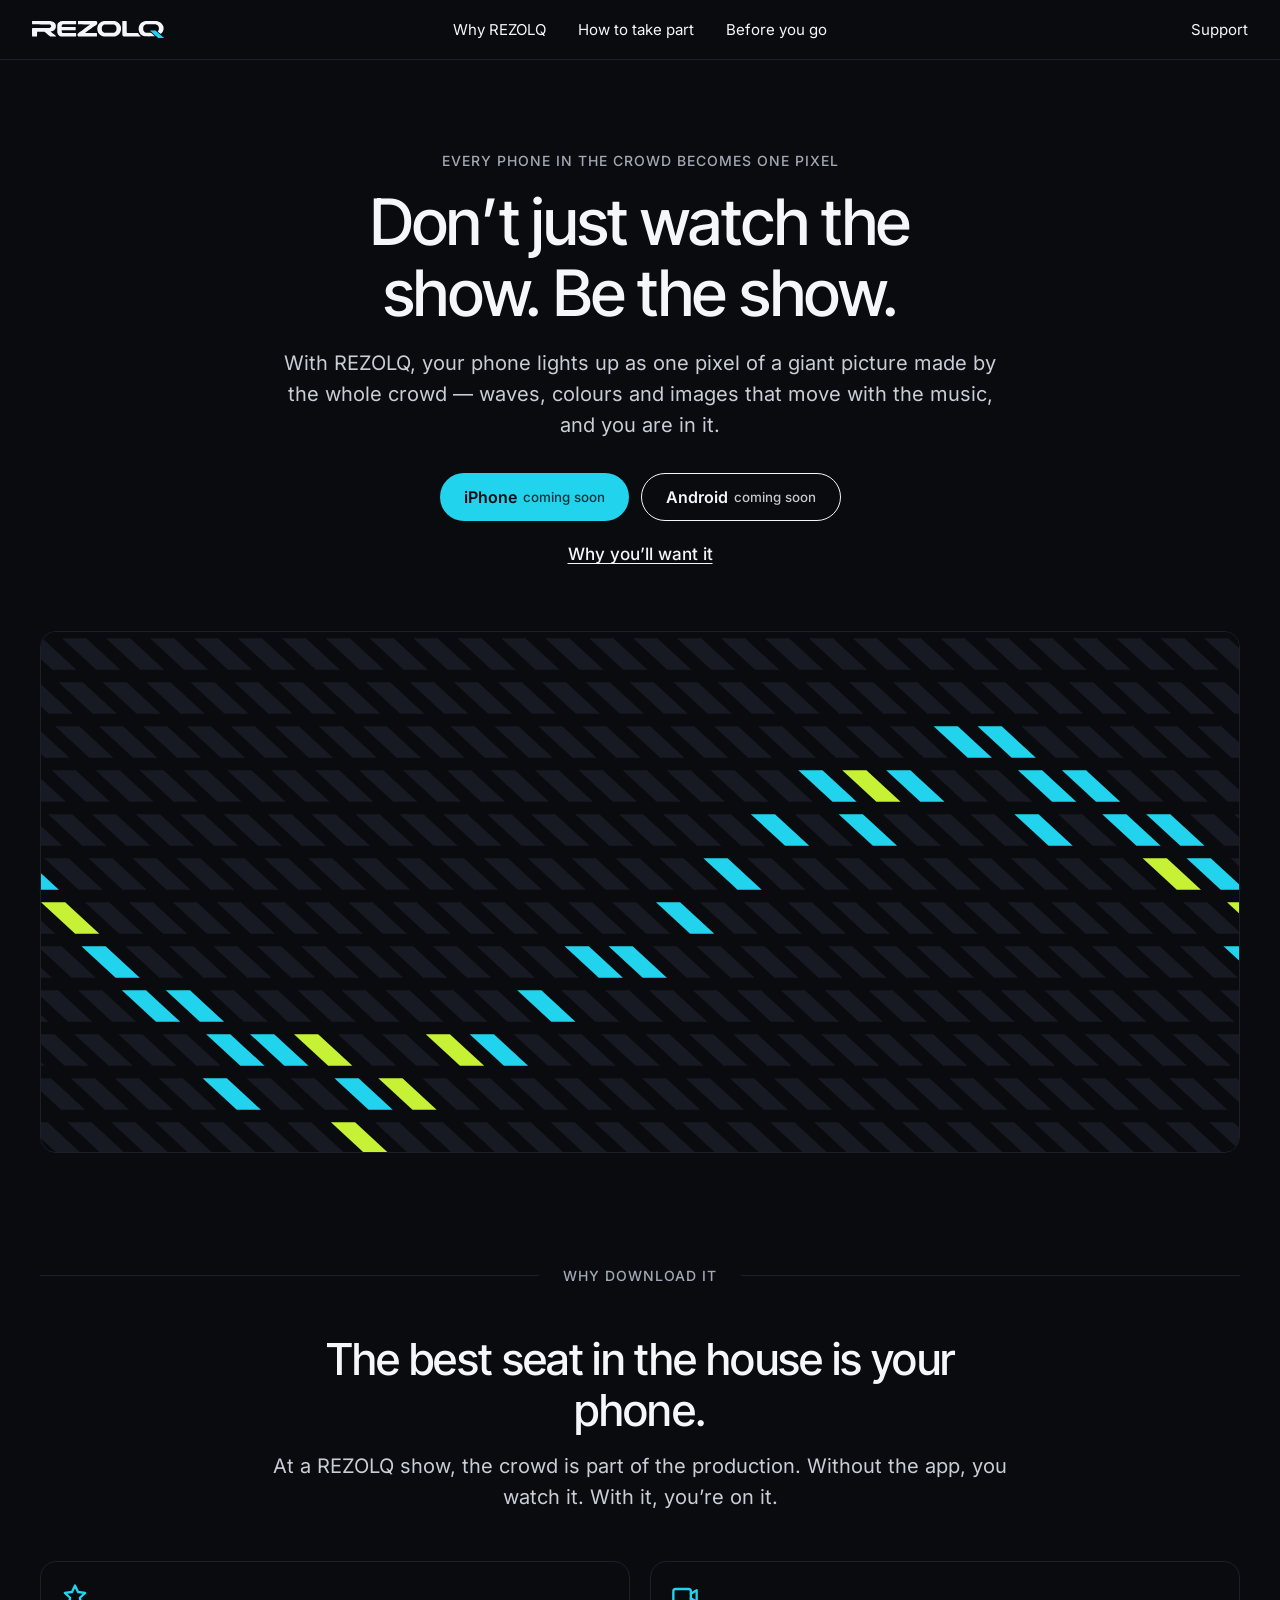
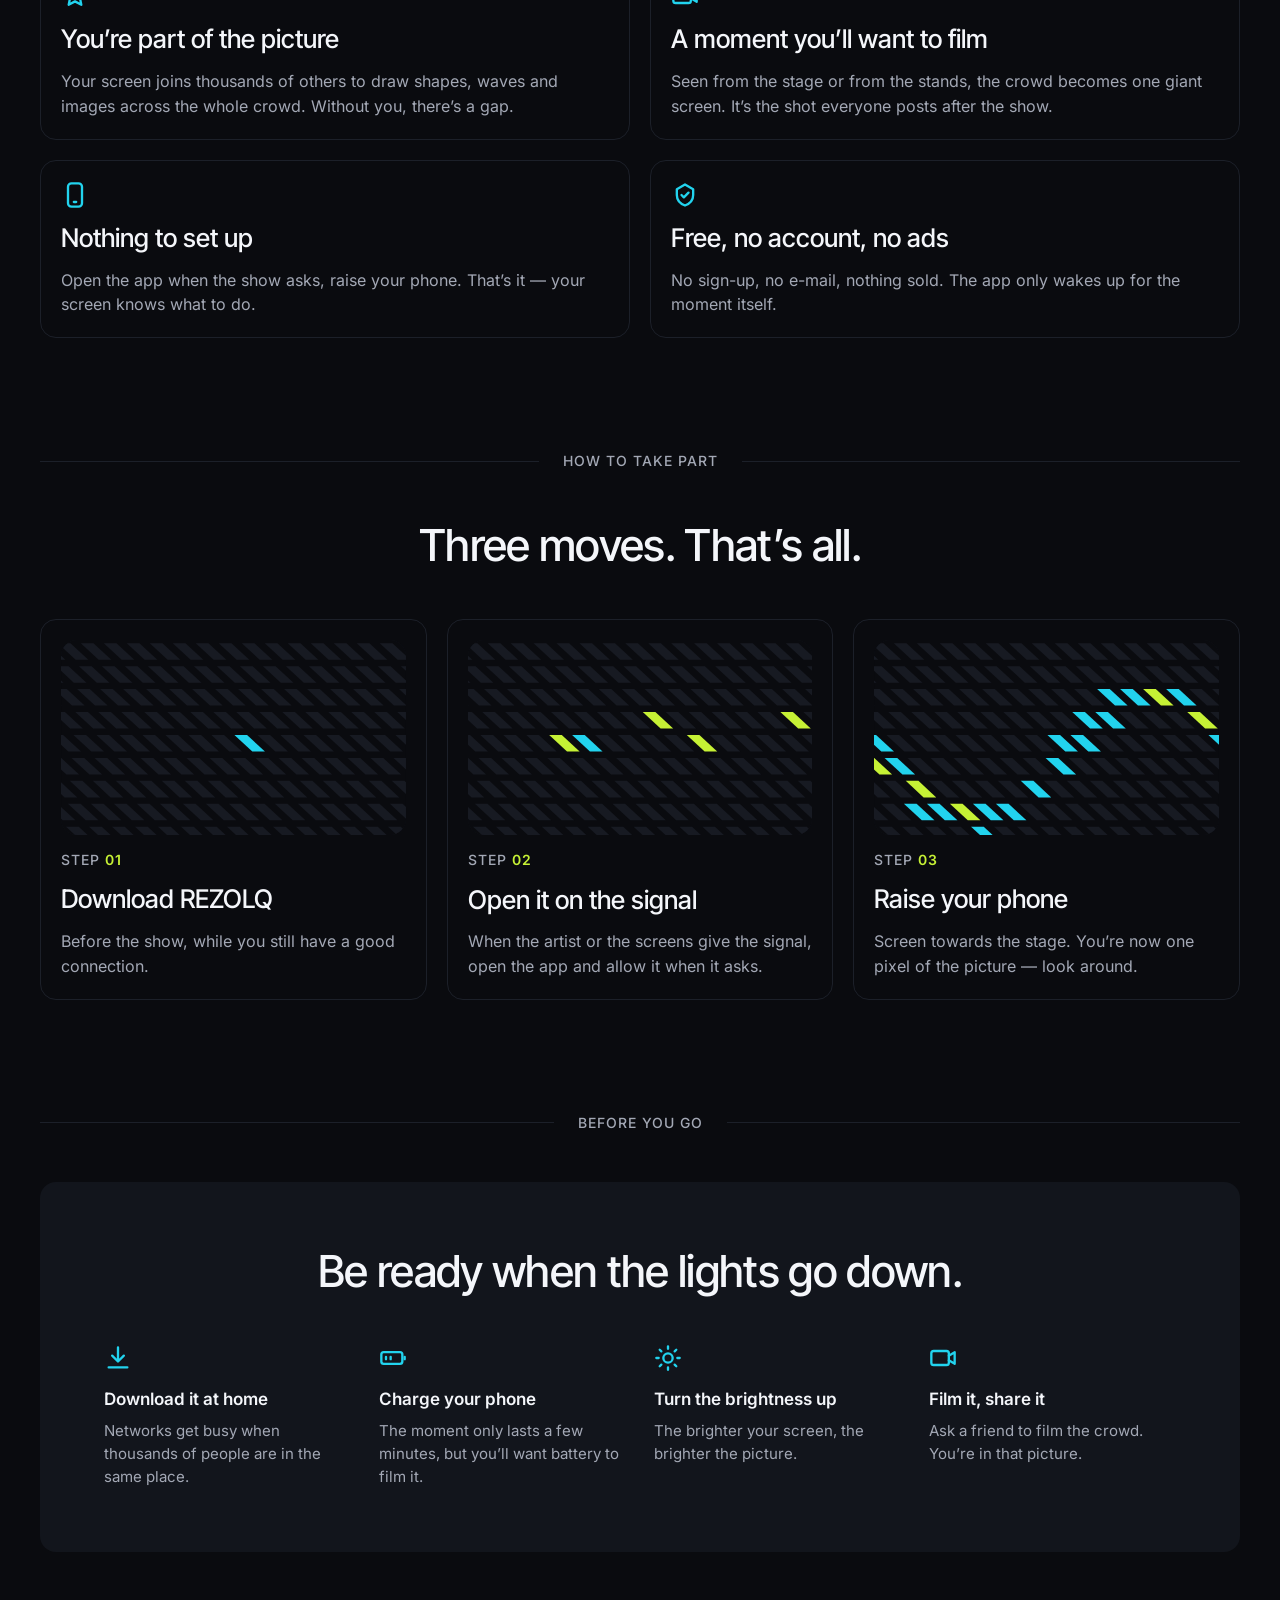
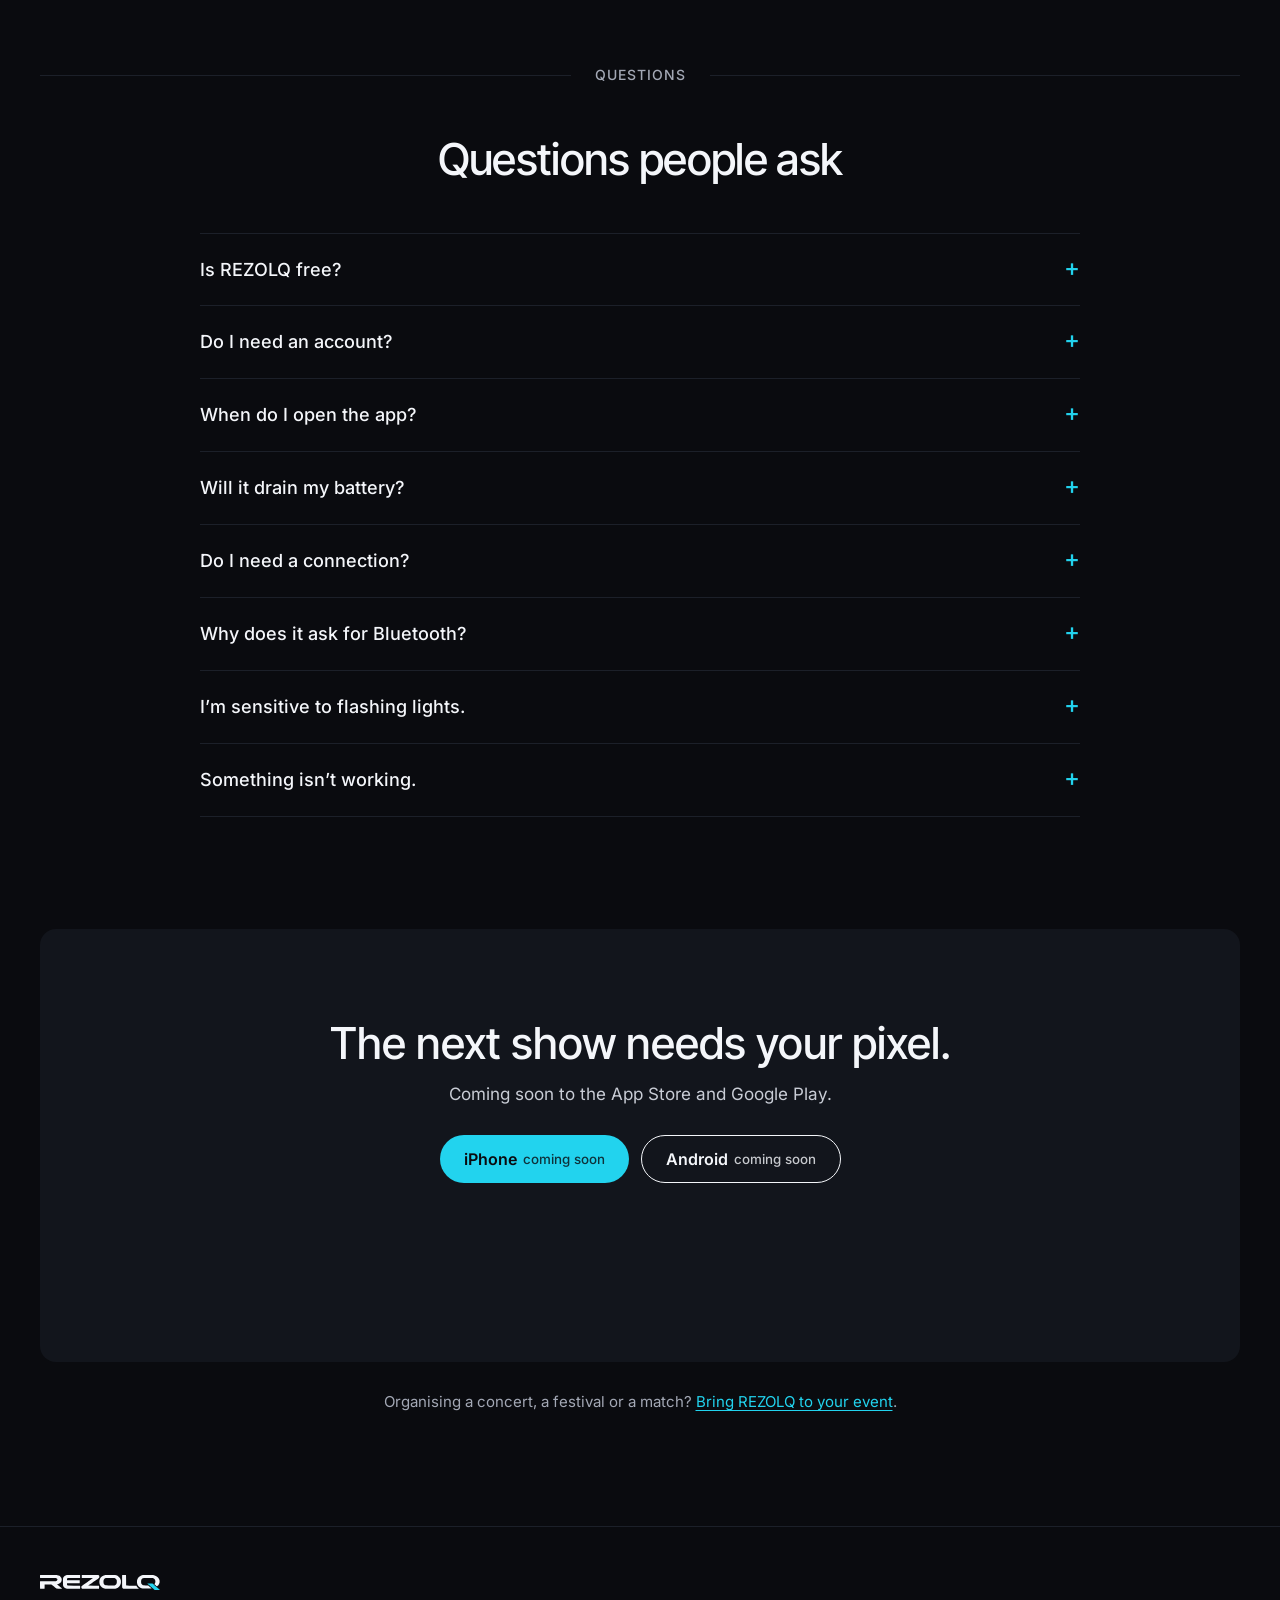
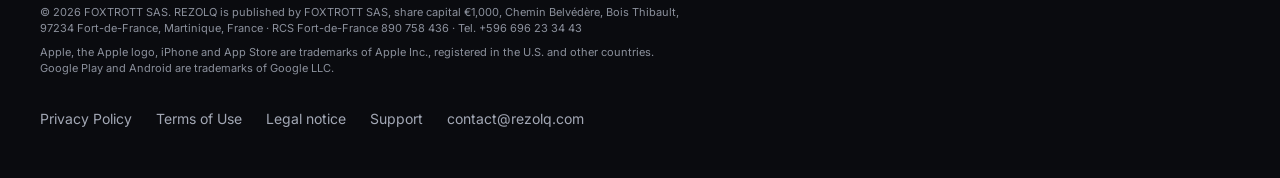
<file: index.html>
<!doctype html>
<html lang="en">
<head>
<meta charset="utf-8">
<title>REZOLQ — Be the show</title>
<meta name="viewport" content="width=device-width, initial-scale=1">
<meta name="description" content="Don’t just watch the show. Be the show. With REZOLQ, your phone becomes one pixel of a giant picture made by the whole crowd. Free for iPhone and Android, no account.">
<meta http-equiv="Content-Security-Policy" content="default-src 'self'; script-src 'none'; style-src 'self'; img-src 'self' data:; font-src 'self'; connect-src 'none'; object-src 'none'; base-uri 'self'; form-action 'none'">
<meta name="referrer" content="strict-origin-when-cross-origin">
<meta name="theme-color" content="#0a0b0f">
<link rel="canonical" href="https://rezolq.com/">
<link rel="icon" href="/favicon.svg" type="image/svg+xml">
<link rel="icon" href="/favicon-32.png" sizes="32x32" type="image/png">
<link rel="apple-touch-icon" href="/apple-touch-icon.png">
<link rel="preload" href="/fonts/inter-tight-latin-500-normal.woff2" as="font" type="font/woff2" crossorigin>
<link rel="stylesheet" href="/assets/css/site.css?v=fe125204">
<meta property="og:type" content="website">
<meta property="og:site_name" content="REZOLQ">
<meta property="og:title" content="REZOLQ — Be the show">
<meta property="og:description" content="Don’t just watch the show. Be the show. With REZOLQ, your phone becomes one pixel of a giant picture made by the whole crowd. Free for iPhone and Android, no account.">
<meta property="og:url" content="https://rezolq.com/">
<meta property="og:image" content="https://rezolq.com/assets/img/og-rezolq.png">
<meta property="og:image:width" content="1200">
<meta property="og:image:height" content="630">
<meta name="twitter:card" content="summary_large_image">
<script type="application/ld+json">{"@context": "https://schema.org", "@graph": [{"@type": "Organization", "name": "FOXTROTT", "url": "https://rezolq.com", "email": "contact@rezolq.com", "telephone": "+596696233443", "logo": "https://rezolq.com/assets/img/icon-512.png", "address": {"@type": "PostalAddress", "streetAddress": "Chemin Belvédère, Bois Thibault", "postalCode": "97234", "addressLocality": "Fort-de-France", "addressCountry": "MQ"}}, {"@type": "SoftwareApplication", "name": "REZOLQ", "applicationCategory": "EntertainmentApplication", "operatingSystem": "iOS, Android", "url": "https://rezolq.com", "publisher": {"@type": "Organization", "name": "FOXTROTT"}}]}</script>
</head>
<body>
<a class="skip" href="#content">Skip to content</a>
<header class="nav">
  <div class="container">
    <a class="logo" href="/" aria-label="REZOLQ home"><img src="/assets/img/rezolq-logo.svg" alt="REZOLQ" width="132" height="17"></a>
    <nav aria-label="Main"><ul class="nav-links"><li><a href="/#why">Why REZOLQ</a></li><li><a href="/#how">How to take part</a></li><li><a href="/#ready">Before you go</a></li></ul></nav>
    <div class="nav-end">
      <a href="/support.html">Support</a>
    </div>
  </div>
</header>
<main id="content">
<section class="hero">
  <div class="container">
    <p class="eyebrow">Every phone in the crowd becomes one pixel</p>
    <h1>Don’t just watch the show. Be the show.</h1>
    <p class="lead">With REZOLQ, your phone lights up as one pixel of a giant picture made by the whole crowd — waves, colours and images that move with the music, and you are in it.</p>
    <div class="actions" id="download"><span class="btn btn-primary btn-soon">iPhone <small>coming soon</small></span><span class="btn btn-secondary btn-soon">Android <small>coming soon</small></span></div>
    <a class="link more" href="#why">Why you’ll want it</a>
    <div class="media"><img src="/assets/img/motif-hero.svg" alt="Phone screens across a crowd; the lit ones draw a wave of light" width="1200" height="520" fetchpriority="high"></div>
  </div>
</section>

<section class="section" aria-labelledby="why-title">
  <div class="container">
    <p class="rule eyebrow" id="why">Why download it</p>
    <div class="section-head"><h2 id="why-title">The best seat in the house is your phone.</h2><p>At a REZOLQ show, the crowd is part of the production. Without the app, you watch it. With it, you’re on it.</p></div>
    <div class="cards cards-2 benefits">
      <article class="card reveal"><span class="ico"><svg viewBox="0 0 24 24" fill="none" stroke="currentColor" stroke-width="2" stroke-linecap="round" stroke-linejoin="round" aria-hidden="true"><path d="M12 3l2.6 5.6 6.1.7-4.5 4.2 1.2 6L12 16.6 6.6 19.5l1.2-6L3.3 9.3l6.1-.7z"/></svg></span><h3>You’re part of the picture</h3><p>Your screen joins thousands of others to draw shapes, waves and images across the whole crowd. Without you, there’s a gap.</p></article>
      <article class="card reveal"><span class="ico"><svg viewBox="0 0 24 24" fill="none" stroke="currentColor" stroke-width="2" stroke-linecap="round" stroke-linejoin="round" aria-hidden="true"><rect x="2" y="6" width="15" height="12" rx="2"/><path d="M17 10l5-3v10l-5-3"/></svg></span><h3>A moment you’ll want to film</h3><p>Seen from the stage or from the stands, the crowd becomes one giant screen. It’s the shot everyone posts after the show.</p></article>
      <article class="card reveal"><span class="ico"><svg viewBox="0 0 24 24" fill="none" stroke="currentColor" stroke-width="2" stroke-linecap="round" stroke-linejoin="round" aria-hidden="true"><rect x="6" y="2" width="12" height="20" rx="3"/><path d="M11 18h2"/></svg></span><h3>Nothing to set up</h3><p>Open the app when the show asks, raise your phone. That’s it — your screen knows what to do.</p></article>
      <article class="card reveal"><span class="ico"><svg viewBox="0 0 24 24" fill="none" stroke="currentColor" stroke-width="2" stroke-linecap="round" stroke-linejoin="round" aria-hidden="true"><path d="M12 3l7 4v5c0 4.5-3 7.5-7 9-4-1.5-7-4.5-7-9V7z"/><path d="M9 12l2 2 4-4"/></svg></span><h3>Free, no account, no ads</h3><p>No sign-up, no e-mail, nothing sold. The app only wakes up for the moment itself.</p></article>
    </div>
  </div>
</section>

<section class="section" aria-labelledby="how-title">
  <div class="container">
    <p class="rule eyebrow" id="how">How to take part</p>
    <div class="section-head"><h2 id="how-title">Three moves. That’s all.</h2></div>
    <div class="cards cards-3">
      <article class="card reveal"><div class="thumb"><img src="/assets/img/step-1.svg" alt="" width="600" height="340" loading="lazy"></div><p class="meta"><span>Step <b>01</b></span></p><h3>Download REZOLQ</h3><p>Before the show, while you still have a good connection.</p></article>
      <article class="card reveal"><div class="thumb"><img src="/assets/img/step-2.svg" alt="" width="600" height="340" loading="lazy"></div><p class="meta"><span>Step <b>02</b></span></p><h3>Open it on the signal</h3><p>When the artist or the screens give the signal, open the app and allow it when it asks.</p></article>
      <article class="card reveal"><div class="thumb"><img src="/assets/img/step-3.svg" alt="" width="600" height="340" loading="lazy"></div><p class="meta"><span>Step <b>03</b></span></p><h3>Raise your phone</h3><p>Screen towards the stage. You’re now one pixel of the picture — look around.</p></article>
    </div>
  </div>
</section>

<section class="section" aria-labelledby="ready-title">
  <div class="container">
    <p class="rule eyebrow" id="ready">Before you go</p>
    <div class="panel reveal">
      <div class="section-head flush"><h2 id="ready-title">Be ready when the lights go down.</h2></div>
      <div class="features">
        <div class="feature"><svg viewBox="0 0 24 24" fill="none" stroke="currentColor" stroke-width="2" stroke-linecap="round" stroke-linejoin="round" aria-hidden="true"><path d="M12 3v12M7 10l5 5 5-5M4 20h16"/></svg><h3>Download it at home</h3><p>Networks get busy when thousands of people are in the same place.</p></div>
        <div class="feature"><svg viewBox="0 0 24 24" fill="none" stroke="currentColor" stroke-width="2" stroke-linecap="round" stroke-linejoin="round" aria-hidden="true"><rect x="2" y="7" width="18" height="10" rx="2"/><path d="M22 11v2M6 11v2M10 11v2"/></svg><h3>Charge your phone</h3><p>The moment only lasts a few minutes, but you’ll want battery to film it.</p></div>
        <div class="feature"><svg viewBox="0 0 24 24" fill="none" stroke="currentColor" stroke-width="2" stroke-linecap="round" stroke-linejoin="round" aria-hidden="true"><circle cx="12" cy="12" r="4"/><path d="M12 2v2M12 20v2M2 12h2M20 12h2M4.9 4.9l1.4 1.4M17.7 17.7l1.4 1.4M4.9 19.1l1.4-1.4M17.7 6.3l1.4-1.4"/></svg><h3>Turn the brightness up</h3><p>The brighter your screen, the brighter the picture.</p></div>
        <div class="feature"><svg viewBox="0 0 24 24" fill="none" stroke="currentColor" stroke-width="2" stroke-linecap="round" stroke-linejoin="round" aria-hidden="true"><rect x="2" y="6" width="15" height="12" rx="2"/><path d="M17 10l5-3v10l-5-3"/></svg><h3>Film it, share it</h3><p>Ask a friend to film the crowd. You’re in that picture.</p></div>
      </div>
    </div>
  </div>
</section>

<section class="section" aria-labelledby="faq-title">
  <div class="container">
    <p class="rule eyebrow">Questions</p>
    <div class="section-head"><h2 id="faq-title">Questions people ask</h2></div>
    <div class="faq-list">
      <details class="faq"><summary>Is REZOLQ free?</summary><p>Yes. Download it, open it at the show, and you’re in.</p></details><details class="faq"><summary>Do I need an account?</summary><p>No. No account, no password, no e-mail.</p></details><details class="faq"><summary>When do I open the app?</summary><p>Only when the show asks you to. The artist or the screens will give the signal — open REZOLQ, raise your phone, and you’re part of the picture.</p></details><details class="faq"><summary>Will it drain my battery?</summary><p>Barely. The app only runs during the moment itself, usually a few minutes. Close it the rest of the time.</p></details><details class="faq"><summary>Do I need a connection?</summary><p>Yes, mobile data or Wi-Fi during the show. Download the app before you arrive: networks get busy when thousands of people are in the same place.</p></details><details class="faq"><summary>Why does it ask for Bluetooth?</summary><p>So your screen shows the right colour at the right place in the picture, and so the show still reaches you if the network is busy. More in our <a href="/privacy.html">Privacy Policy</a>.</p></details><details class="faq"><summary>I’m sensitive to flashing lights.</summary><p>Some moments use flashing colours. Turn on gentle mode on the app’s start screen: flashes become soft changes and the flashlight stays off. If flashing lights affect you, also look away from the screens around you.</p></details><details class="faq"><summary>Something isn’t working.</summary><p>See the <a href="/support.html">Support page</a> or write to us. We answer within two working days.</p></details>
    </div>
  </div>
</section>

<section class="section" aria-labelledby="final-title">
  <div class="container">
    <div class="final">
      <img src="/assets/img/motif-final.svg" alt="" width="1200" height="420" loading="lazy">
      <h2 id="final-title">The next show needs your pixel.</h2>
      <p>Coming soon to the App Store and Google Play.</p>
      <div class="actions"><span class="btn btn-primary btn-soon">iPhone <small>coming soon</small></span><span class="btn btn-secondary btn-soon">Android <small>coming soon</small></span></div>
    </div>
    <p class="organisers">Organising a concert, a festival or a match? <a href="/support.html">Bring REZOLQ to your event</a>.</p>
  </div>
</section>
</main>
<footer class="foot">
  <div class="container">
    <div class="who">
      <img src="/assets/img/rezolq-logo.svg" alt="REZOLQ" width="120" height="16" loading="lazy">
      <p class="fine">© 2026 FOXTROTT SAS. REZOLQ is published by FOXTROTT SAS, share capital €1,000, Chemin Belvédère, Bois Thibault, 97234 Fort-de-France, Martinique, France · RCS Fort-de-France 890 758 436 · <span class="nw">Tel. +596 696 23 34 43</span></p>
      <p class="fine">Apple, the Apple logo, iPhone and App Store are trademarks of Apple Inc., registered in the U.S. and other countries. Google Play and Android are trademarks of Google LLC.</p>
    </div>
    <nav aria-label="Legal"><ul><li><a href="/privacy.html">Privacy Policy</a></li><li><a href="/terms.html">Terms of Use</a></li><li><a href="/legal.html">Legal notice</a></li><li><a href="/support.html">Support</a></li><li><a href="mailto:contact@rezolq.com">contact@rezolq.com</a></li></ul></nav>
  </div>
</footer>
</body>
</html>
</file>
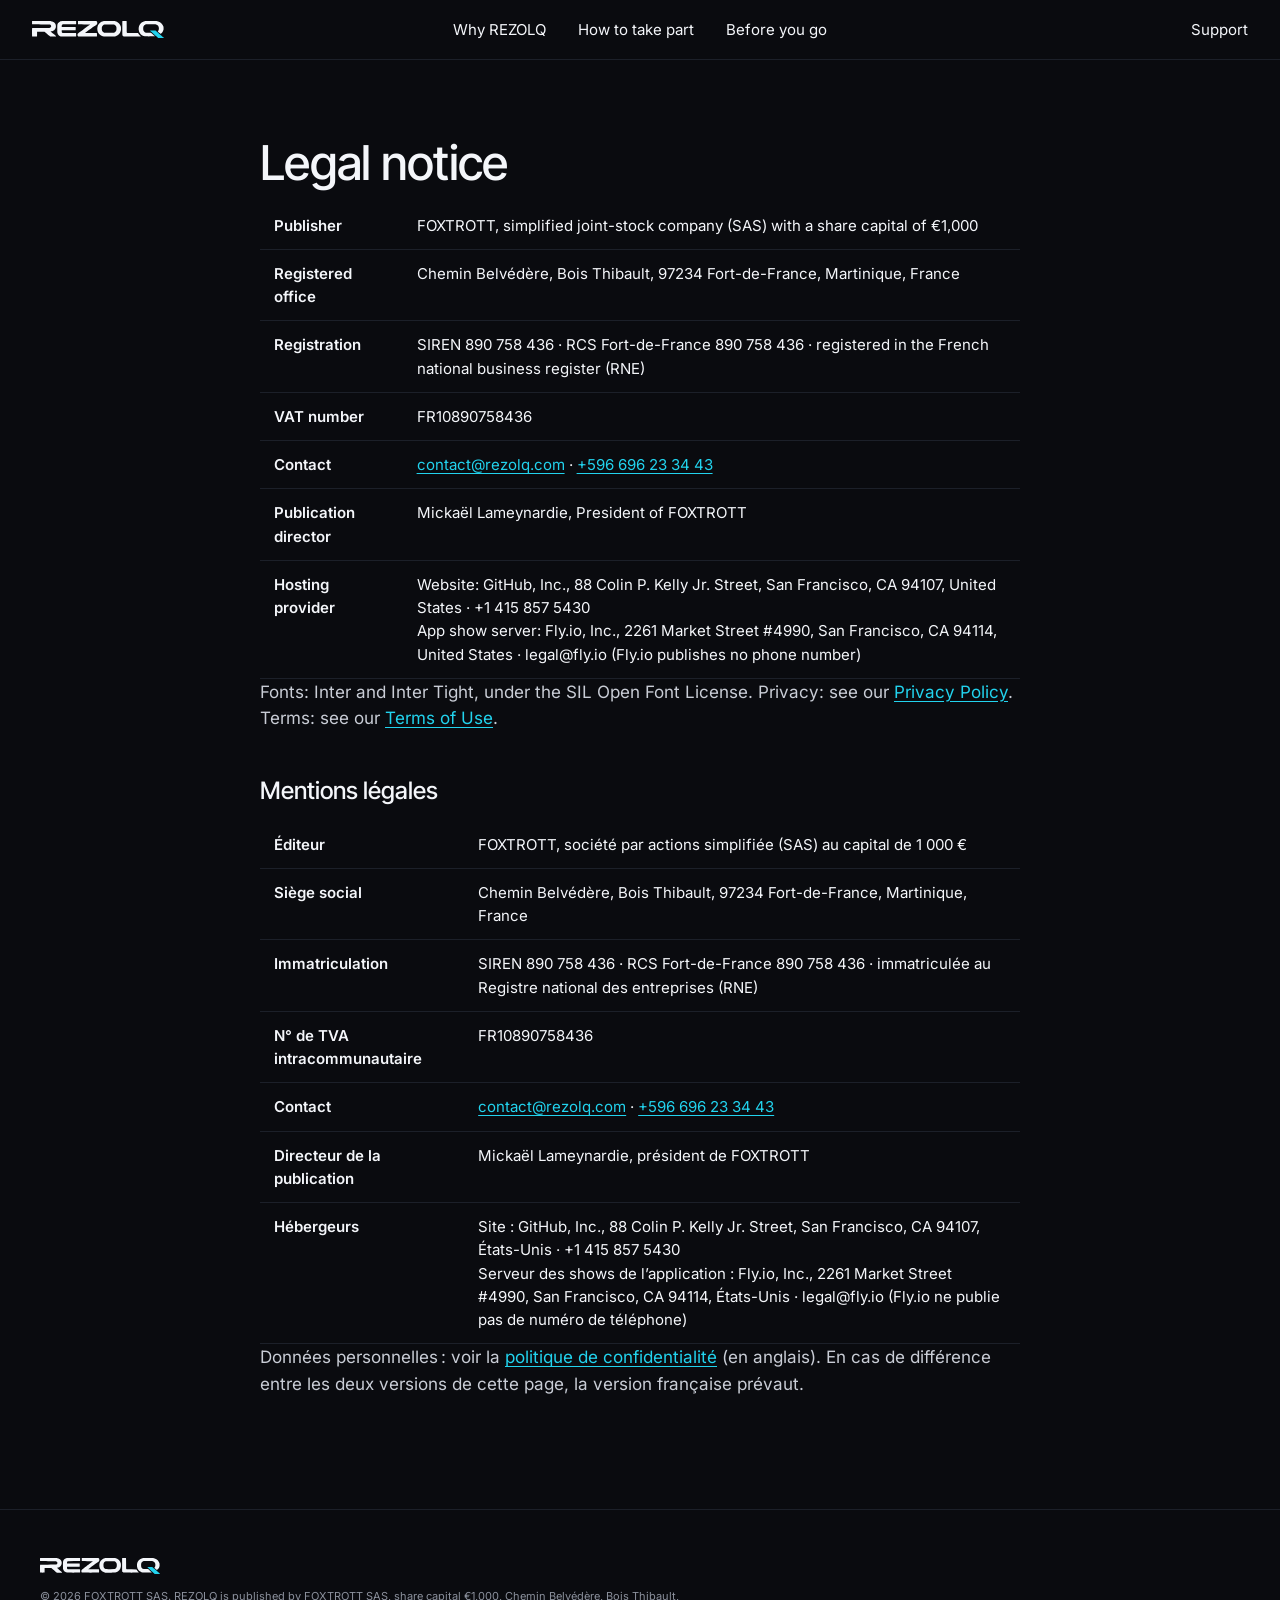
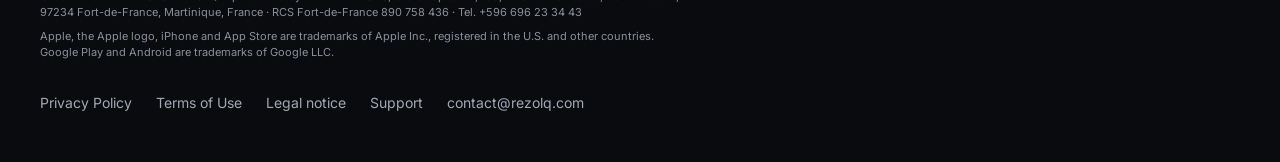
<file: legal.html>
<!doctype html>
<html lang="en">
<head>
<meta charset="utf-8">
<title>Legal notice — REZOLQ</title>
<meta name="viewport" content="width=device-width, initial-scale=1">
<meta name="description" content="Legal notice (mentions légales) of the REZOLQ website.">
<meta http-equiv="Content-Security-Policy" content="default-src 'self'; script-src 'none'; style-src 'self'; img-src 'self' data:; font-src 'self'; connect-src 'none'; object-src 'none'; base-uri 'self'; form-action 'none'">
<meta name="referrer" content="strict-origin-when-cross-origin">
<meta name="theme-color" content="#0a0b0f">
<link rel="canonical" href="https://rezolq.com/legal.html">
<link rel="icon" href="/favicon.svg" type="image/svg+xml">
<link rel="icon" href="/favicon-32.png" sizes="32x32" type="image/png">
<link rel="apple-touch-icon" href="/apple-touch-icon.png">
<link rel="preload" href="/fonts/inter-tight-latin-500-normal.woff2" as="font" type="font/woff2" crossorigin>
<link rel="stylesheet" href="/assets/css/site.css?v=fe125204">
<meta property="og:type" content="website">
<meta property="og:site_name" content="REZOLQ">
<meta property="og:title" content="Legal notice — REZOLQ">
<meta property="og:description" content="Legal notice (mentions légales) of the REZOLQ website.">
<meta property="og:url" content="https://rezolq.com/legal.html">
<meta property="og:image" content="https://rezolq.com/assets/img/og-rezolq.png">
<meta property="og:image:width" content="1200">
<meta property="og:image:height" content="630">
<meta name="twitter:card" content="summary_large_image">
</head>
<body>
<a class="skip" href="#content">Skip to content</a>
<header class="nav">
  <div class="container">
    <a class="logo" href="/" aria-label="REZOLQ home"><img src="/assets/img/rezolq-logo.svg" alt="REZOLQ" width="132" height="17"></a>
    <nav aria-label="Main"><ul class="nav-links"><li><a href="/#why">Why REZOLQ</a></li><li><a href="/#how">How to take part</a></li><li><a href="/#ready">Before you go</a></li></ul></nav>
    <div class="nav-end">
      <a href="/support.html">Support</a>
    </div>
  </div>
</header>
<main id="content">
<div class="doc"><h1>Legal notice</h1>
    <table class="legal">
      <tr><th scope="row">Publisher</th><td>FOXTROTT, simplified joint-stock company (SAS) with a share capital of €1,000</td></tr>
      <tr><th scope="row">Registered office</th><td>Chemin Belvédère, Bois Thibault, 97234 Fort-de-France, Martinique, France</td></tr>
      <tr><th scope="row">Registration</th><td>SIREN 890 758 436 · RCS Fort-de-France 890 758 436 · registered in the French national business register (RNE)</td></tr>
      <tr><th scope="row">VAT number</th><td>FR10890758436</td></tr>
      <tr><th scope="row">Contact</th><td><a href="mailto:contact@rezolq.com">contact@rezolq.com</a> · <a href="tel:+596696233443">+596 696 23 34 43</a></td></tr>
      <tr><th scope="row">Publication director</th><td>Mickaël Lameynardie, President of FOXTROTT</td></tr>
      <tr><th scope="row">Hosting provider</th><td>Website: GitHub, Inc., 88 Colin P. Kelly Jr. Street, San Francisco, CA 94107, United States · +1 415 857 5430<br>App show server: Fly.io, Inc., 2261 Market Street #4990, San Francisco, CA 94114, United States · legal@fly.io (Fly.io publishes no phone number)</td></tr>
    </table>
    <p>Fonts: Inter and Inter Tight, under the SIL Open Font License. Privacy: see our <a href="/privacy.html">Privacy Policy</a>. Terms: see our <a href="/terms.html">Terms of Use</a>.</p>

    <h2 lang="fr">Mentions légales</h2>
    <table class="legal" lang="fr">
      <tr><th scope="row">Éditeur</th><td>FOXTROTT, société par actions simplifiée (SAS) au capital de 1 000 €</td></tr>
      <tr><th scope="row">Siège social</th><td>Chemin Belvédère, Bois Thibault, 97234 Fort-de-France, Martinique, France</td></tr>
      <tr><th scope="row">Immatriculation</th><td>SIREN 890 758 436 · RCS Fort-de-France 890 758 436 · immatriculée au Registre national des entreprises (RNE)</td></tr>
      <tr><th scope="row">N° de TVA intracommunautaire</th><td>FR10890758436</td></tr>
      <tr><th scope="row">Contact</th><td><a href="mailto:contact@rezolq.com">contact@rezolq.com</a> · <a href="tel:+596696233443">+596 696 23 34 43</a></td></tr>
      <tr><th scope="row">Directeur de la publication</th><td>Mickaël Lameynardie, président de FOXTROTT</td></tr>
      <tr><th scope="row">Hébergeurs</th><td>Site : GitHub, Inc., 88 Colin P. Kelly Jr. Street, San Francisco, CA 94107, États-Unis · +1 415 857 5430<br>Serveur des shows de l’application : Fly.io, Inc., 2261 Market Street #4990, San Francisco, CA 94114, États-Unis · legal@fly.io (Fly.io ne publie pas de numéro de téléphone)</td></tr>
    </table>
    <p lang="fr">Données personnelles : voir la <a href="/privacy.html">politique de confidentialité</a> (en anglais). En cas de différence entre les deux versions de cette page, la version française prévaut.</p>
</div>
</main>
<footer class="foot">
  <div class="container">
    <div class="who">
      <img src="/assets/img/rezolq-logo.svg" alt="REZOLQ" width="120" height="16" loading="lazy">
      <p class="fine">© 2026 FOXTROTT SAS. REZOLQ is published by FOXTROTT SAS, share capital €1,000, Chemin Belvédère, Bois Thibault, 97234 Fort-de-France, Martinique, France · RCS Fort-de-France 890 758 436 · <span class="nw">Tel. +596 696 23 34 43</span></p>
      <p class="fine">Apple, the Apple logo, iPhone and App Store are trademarks of Apple Inc., registered in the U.S. and other countries. Google Play and Android are trademarks of Google LLC.</p>
    </div>
    <nav aria-label="Legal"><ul><li><a href="/privacy.html">Privacy Policy</a></li><li><a href="/terms.html">Terms of Use</a></li><li><a href="/legal.html">Legal notice</a></li><li><a href="/support.html">Support</a></li><li><a href="mailto:contact@rezolq.com">contact@rezolq.com</a></li></ul></nav>
  </div>
</footer>
</body>
</html>
</file>
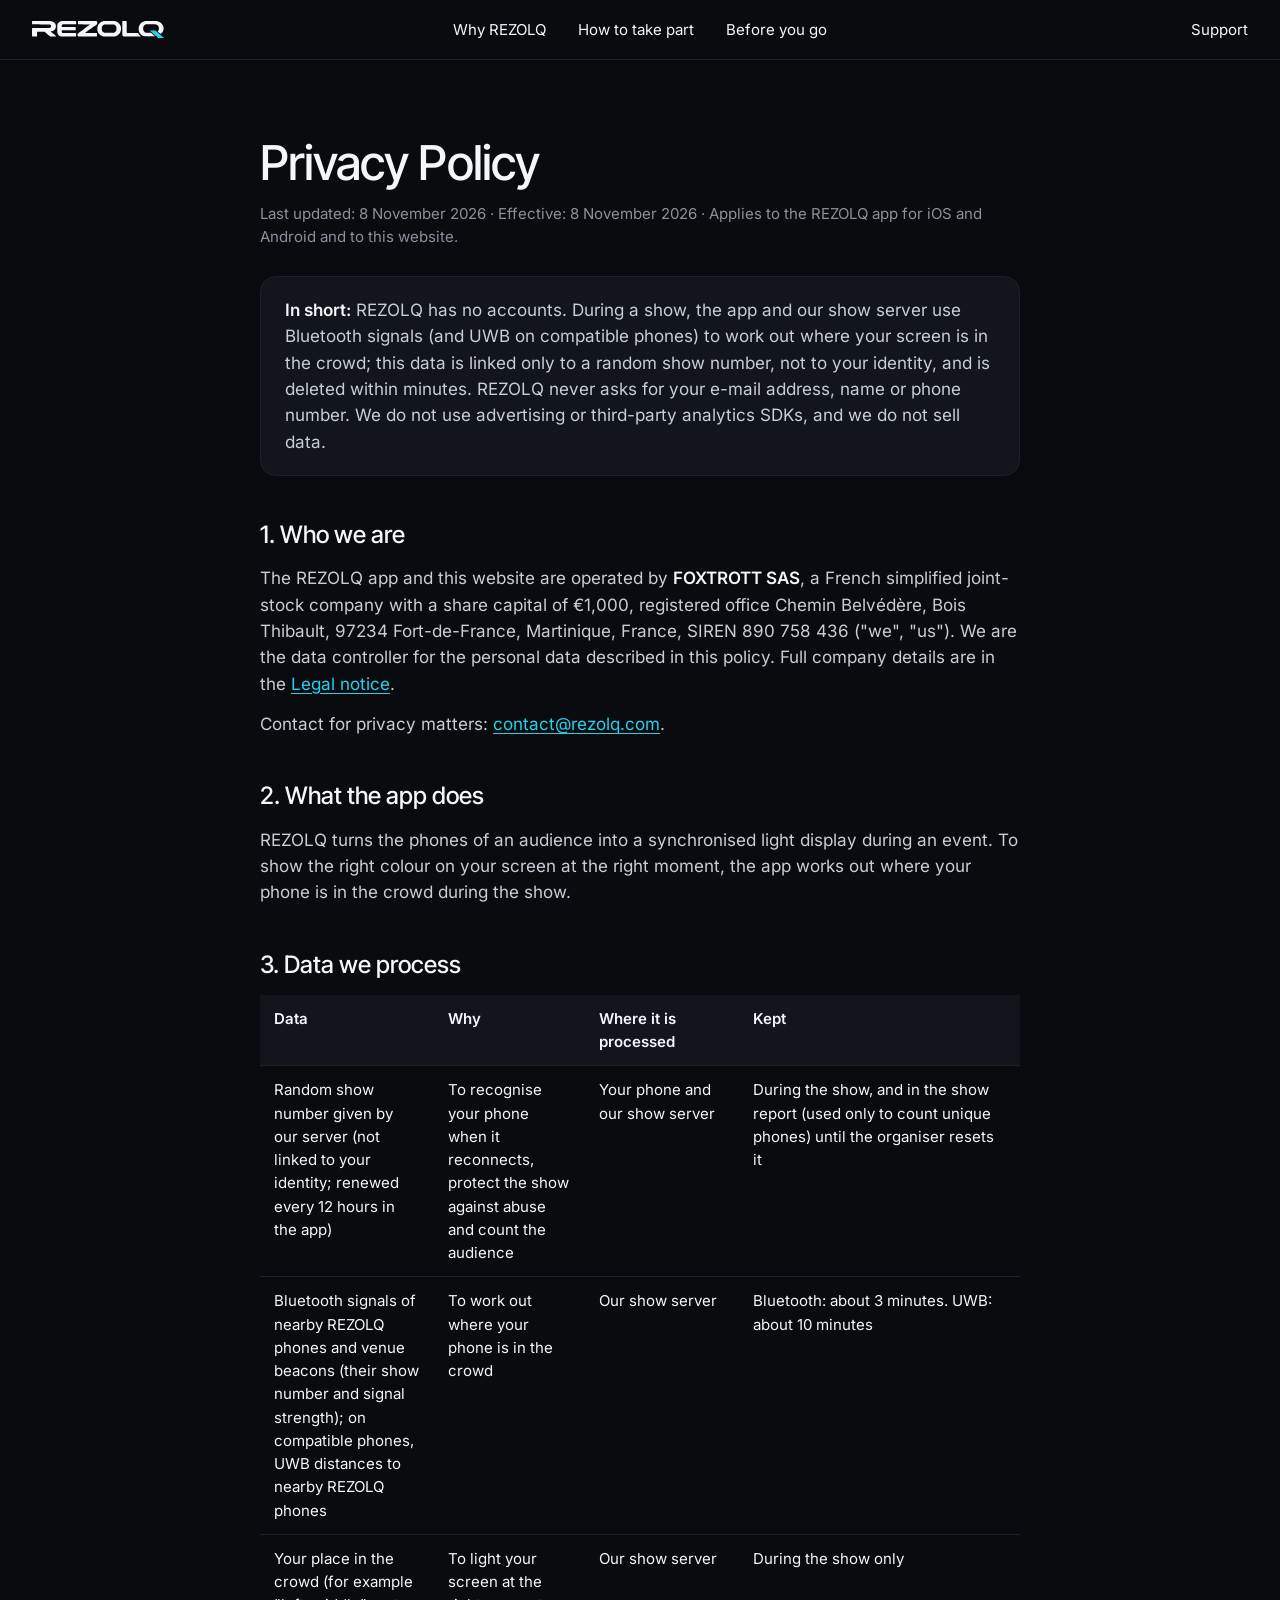
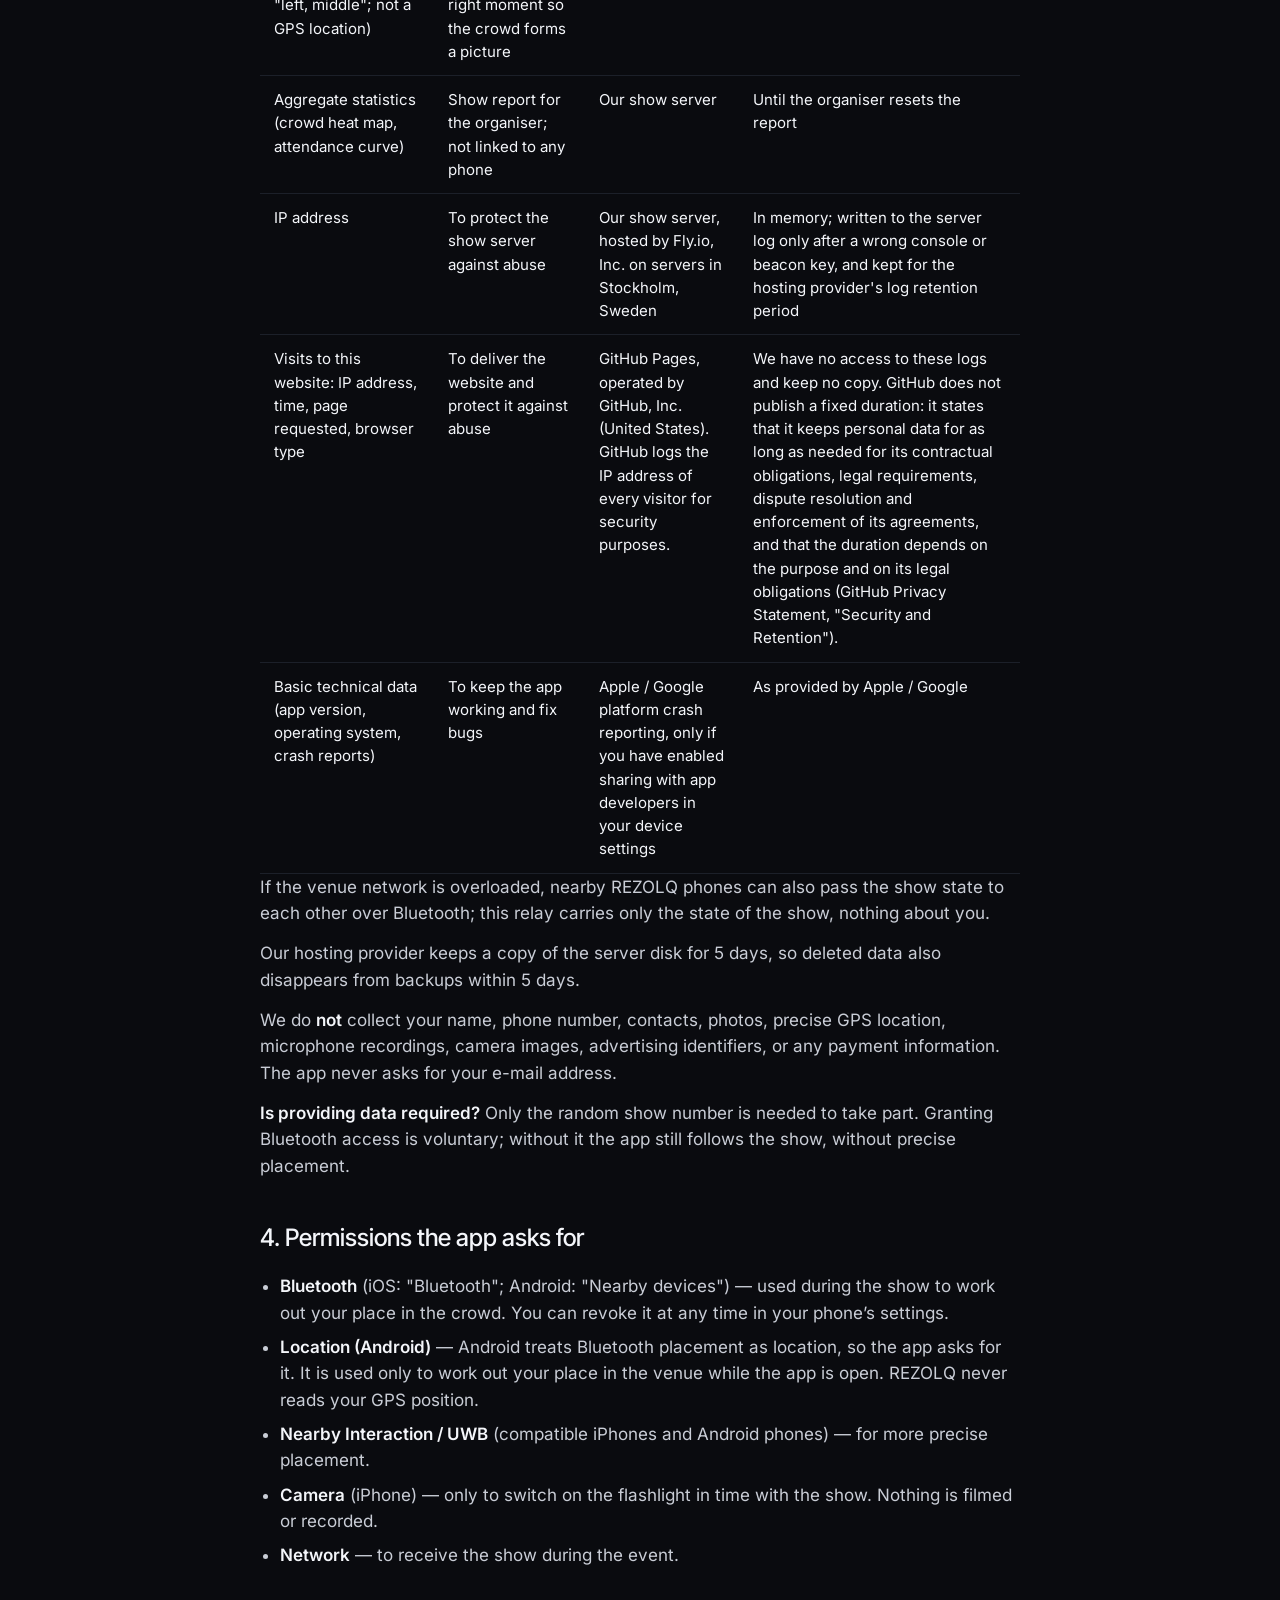
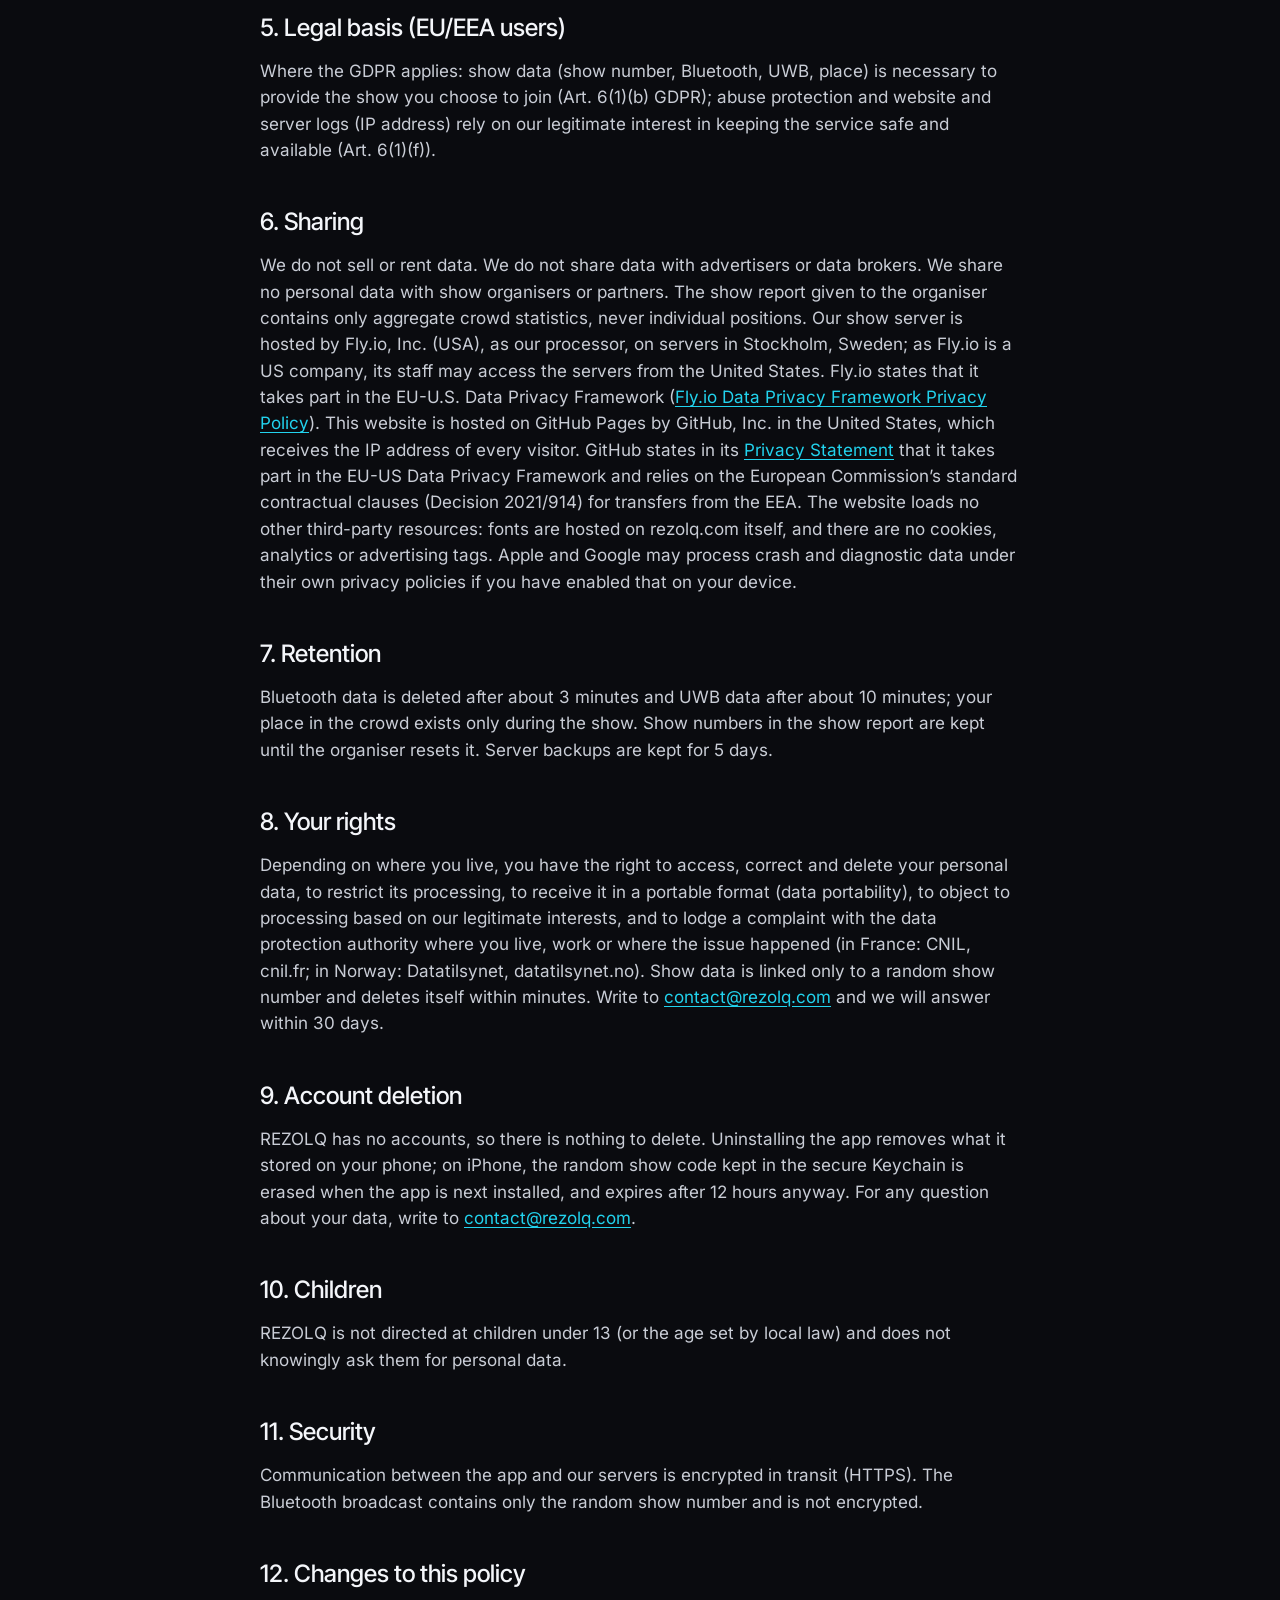
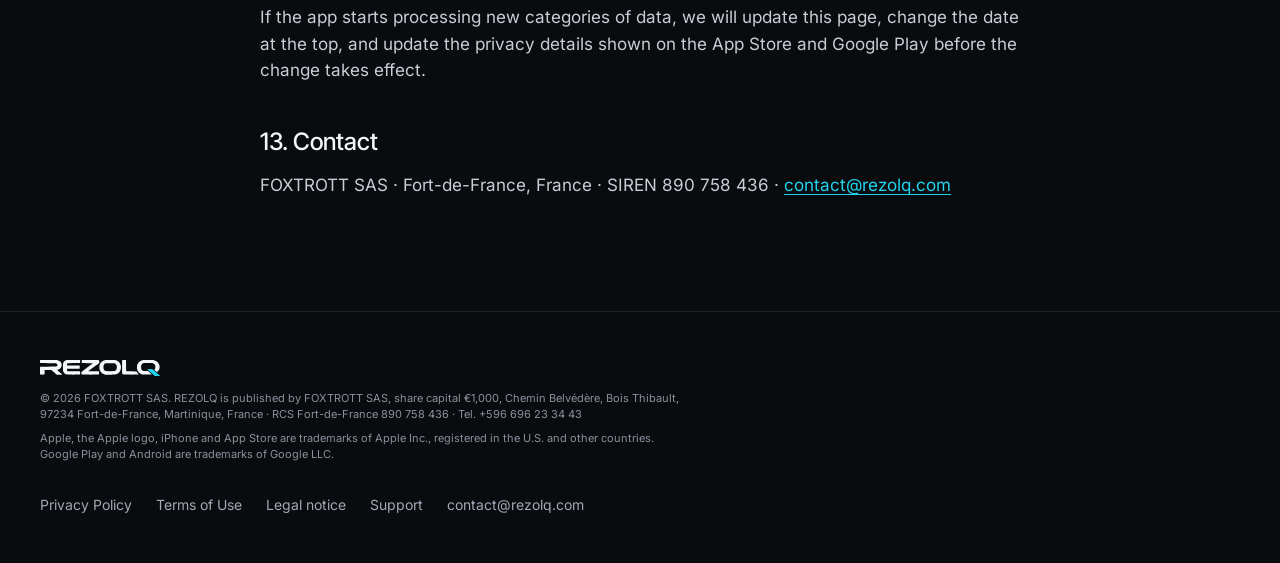
<file: privacy.html>
<!doctype html>
<html lang="en">
<head>
<meta charset="utf-8">
<title>Privacy Policy — REZOLQ</title>
<meta name="viewport" content="width=device-width, initial-scale=1">
<meta name="description" content="How the REZOLQ app and website handle data.">
<meta http-equiv="Content-Security-Policy" content="default-src 'self'; script-src 'none'; style-src 'self'; img-src 'self' data:; font-src 'self'; connect-src 'none'; object-src 'none'; base-uri 'self'; form-action 'none'">
<meta name="referrer" content="strict-origin-when-cross-origin">
<meta name="theme-color" content="#0a0b0f">
<link rel="canonical" href="https://rezolq.com/privacy.html">
<link rel="icon" href="/favicon.svg" type="image/svg+xml">
<link rel="icon" href="/favicon-32.png" sizes="32x32" type="image/png">
<link rel="apple-touch-icon" href="/apple-touch-icon.png">
<link rel="preload" href="/fonts/inter-tight-latin-500-normal.woff2" as="font" type="font/woff2" crossorigin>
<link rel="stylesheet" href="/assets/css/site.css?v=fe125204">
<meta property="og:type" content="website">
<meta property="og:site_name" content="REZOLQ">
<meta property="og:title" content="Privacy Policy — REZOLQ">
<meta property="og:description" content="How the REZOLQ app and website handle data.">
<meta property="og:url" content="https://rezolq.com/privacy.html">
<meta property="og:image" content="https://rezolq.com/assets/img/og-rezolq.png">
<meta property="og:image:width" content="1200">
<meta property="og:image:height" content="630">
<meta name="twitter:card" content="summary_large_image">
</head>
<body>
<a class="skip" href="#content">Skip to content</a>
<header class="nav">
  <div class="container">
    <a class="logo" href="/" aria-label="REZOLQ home"><img src="/assets/img/rezolq-logo.svg" alt="REZOLQ" width="132" height="17"></a>
    <nav aria-label="Main"><ul class="nav-links"><li><a href="/#why">Why REZOLQ</a></li><li><a href="/#how">How to take part</a></li><li><a href="/#ready">Before you go</a></li></ul></nav>
    <div class="nav-end">
      <a href="/support.html">Support</a>
    </div>
  </div>
</header>
<main id="content">
<div class="doc"><h1>Privacy Policy</h1>
    <p class="meta">Last updated: 8 November 2026 · Effective: 8 November 2026 · Applies to the REZOLQ app for iOS and Android and to this website.</p>

    <div class="note">
      <p><strong>In short:</strong> REZOLQ has no accounts. During a show, the app and our show server use Bluetooth signals (and UWB on compatible phones) to work out where your screen is in the crowd; this data is linked only to a random show number, not to your identity, and is deleted within minutes. REZOLQ never asks for your e-mail address, name or phone number. We do not use advertising or third-party analytics SDKs, and we do not sell data.</p>
    </div>

    <h2>1. Who we are</h2>
    <p>The REZOLQ app and this website are operated by <strong>FOXTROTT SAS</strong>, a French simplified joint-stock company with a share capital of €1,000, registered office Chemin Belvédère, Bois Thibault, 97234 Fort-de-France, Martinique, France, SIREN 890 758 436 ("we", "us"). We are the data controller for the personal data described in this policy. Full company details are in the <a href="/legal.html">Legal notice</a>.</p>
    <p>Contact for privacy matters: <a href="mailto:contact@rezolq.com">contact@rezolq.com</a>.</p>

    <h2>2. What the app does</h2>
    <p>REZOLQ turns the phones of an audience into a synchronised light display during an event. To show the right colour on your screen at the right moment, the app works out where your phone is in the crowd during the show.</p>

    <h2>3. Data we process</h2>
    <table>
      <thead><tr><th scope="col">Data</th><th scope="col">Why</th><th scope="col">Where it is processed</th><th scope="col">Kept</th></tr></thead>
      <tbody>
        <tr><td>Random show number given by our server (not linked to your identity; renewed every 12 hours in the app)</td><td>To recognise your phone when it reconnects, protect the show against abuse and count the audience</td><td>Your phone and our show server</td><td>During the show, and in the show report (used only to count unique phones) until the organiser resets it</td></tr>
        <tr><td>Bluetooth signals of nearby REZOLQ phones and venue beacons (their show number and signal strength); on compatible phones, UWB distances to nearby REZOLQ phones</td><td>To work out where your phone is in the crowd</td><td>Our show server</td><td>Bluetooth: about 3 minutes. UWB: about 10 minutes</td></tr>
        <tr><td>Your place in the crowd (for example "left, middle"; not a GPS location)</td><td>To light your screen at the right moment so the crowd forms a picture</td><td>Our show server</td><td>During the show only</td></tr>
        <tr><td>Aggregate statistics (crowd heat map, attendance curve)</td><td>Show report for the organiser; not linked to any phone</td><td>Our show server</td><td>Until the organiser resets the report</td></tr>
        <tr><td>IP address</td><td>To protect the show server against abuse</td><td>Our show server, hosted by Fly.io, Inc. on servers in Stockholm, Sweden</td><td>In memory; written to the server log only after a wrong console or beacon key, and kept for the hosting provider's log retention period</td></tr>
        <tr><td>Visits to this website: IP address, time, page requested, browser type</td><td>To deliver the website and protect it against abuse</td><td>GitHub Pages, operated by GitHub, Inc. (United States). GitHub logs the IP address of every visitor for security purposes.</td><td>We have no access to these logs and keep no copy. GitHub does not publish a fixed duration: it states that it keeps personal data for as long as needed for its contractual obligations, legal requirements, dispute resolution and enforcement of its agreements, and that the duration depends on the purpose and on its legal obligations (GitHub Privacy Statement, "Security and Retention").</td></tr>
        <tr><td>Basic technical data (app version, operating system, crash reports)</td><td>To keep the app working and fix bugs</td><td>Apple / Google platform crash reporting, only if you have enabled sharing with app developers in your device settings</td><td>As provided by Apple / Google</td></tr>
      </tbody>
    </table>
    <p>If the venue network is overloaded, nearby REZOLQ phones can also pass the show state to each other over Bluetooth; this relay carries only the state of the show, nothing about you.</p>
    <p>Our hosting provider keeps a copy of the server disk for 5 days, so deleted data also disappears from backups within 5 days.</p>
    <p>We do <strong>not</strong> collect your name, phone number, contacts, photos, precise GPS location, microphone recordings, camera images, advertising identifiers, or any payment information. The app never asks for your e-mail address.</p>

    <p><strong>Is providing data required?</strong> Only the random show number is needed to take part. Granting Bluetooth access is voluntary; without it the app still follows the show, without precise placement.</p>

    <h2>4. Permissions the app asks for</h2>
    <ul>
      <li><strong>Bluetooth</strong> (iOS: "Bluetooth"; Android: "Nearby devices") — used during the show to work out your place in the crowd. You can revoke it at any time in your phone’s settings.</li>
      <li><strong>Location (Android)</strong> — Android treats Bluetooth placement as location, so the app asks for it. It is used only to work out your place in the venue while the app is open. REZOLQ never reads your GPS position.</li>
      <li><strong>Nearby Interaction / UWB</strong> (compatible iPhones and Android phones) — for more precise placement.</li>
      <li><strong>Camera</strong> (iPhone) — only to switch on the flashlight in time with the show. Nothing is filmed or recorded.</li>
      <li><strong>Network</strong> — to receive the show during the event.</li>
    </ul>

    <h2>5. Legal basis (EU/EEA users)</h2>
    <p>Where the GDPR applies: show data (show number, Bluetooth, UWB, place) is necessary to provide the show you choose to join (Art. 6(1)(b) GDPR); abuse protection and website and server logs (IP address) rely on our legitimate interest in keeping the service safe and available (Art. 6(1)(f)).</p>

    <h2>6. Sharing</h2>
    <p>We do not sell or rent data. We do not share data with advertisers or data brokers. We share no personal data with show organisers or partners. The show report given to the organiser contains only aggregate crowd statistics, never individual positions. Our show server is hosted by Fly.io, Inc. (USA), as our processor, on servers in Stockholm, Sweden; as Fly.io is a US company, its staff may access the servers from the United States. Fly.io states that it takes part in the EU-U.S. Data Privacy Framework (<a href="https://fly.io/legal/data-privacy-framework/">Fly.io Data Privacy Framework Privacy Policy</a>). This website is hosted on GitHub Pages by GitHub, Inc. in the United States, which receives the IP address of every visitor. GitHub states in its <a href="https://docs.github.com/en/site-policy/privacy-policies/github-general-privacy-statement">Privacy Statement</a> that it takes part in the EU-US Data Privacy Framework and relies on the European Commission’s standard contractual clauses (Decision 2021/914) for transfers from the EEA. The website loads no other third-party resources: fonts are hosted on rezolq.com itself, and there are no cookies, analytics or advertising tags. Apple and Google may process crash and diagnostic data under their own privacy policies if you have enabled that on your device.</p>

    <h2>7. Retention</h2>
    <p>Bluetooth data is deleted after about 3 minutes and UWB data after about 10 minutes; your place in the crowd exists only during the show. Show numbers in the show report are kept until the organiser resets it. Server backups are kept for 5 days.</p>

    <h2>8. Your rights</h2>
    <p>Depending on where you live, you have the right to access, correct and delete your personal data, to restrict its processing, to receive it in a portable format (data portability), to object to processing based on our legitimate interests, and to lodge a complaint with the data protection authority where you live, work or where the issue happened (in France: CNIL, cnil.fr; in Norway: Datatilsynet, datatilsynet.no). Show data is linked only to a random show number and deletes itself within minutes. Write to <a href="mailto:contact@rezolq.com">contact@rezolq.com</a> and we will answer within 30 days.</p>

    <h2>9. Account deletion</h2>
    <p>REZOLQ has no accounts, so there is nothing to delete. Uninstalling the app removes what it stored on your phone; on iPhone, the random show code kept in the secure Keychain is erased when the app is next installed, and expires after 12 hours anyway. For any question about your data, write to <a href="mailto:contact@rezolq.com">contact@rezolq.com</a>.</p>

    <h2>10. Children</h2>
    <p>REZOLQ is not directed at children under 13 (or the age set by local law) and does not knowingly ask them for personal data.</p>

    <h2>11. Security</h2>
    <p>Communication between the app and our servers is encrypted in transit (HTTPS). The Bluetooth broadcast contains only the random show number and is not encrypted.</p>

    <h2>12. Changes to this policy</h2>
    <p>If the app starts processing new categories of data, we will update this page, change the date at the top, and update the privacy details shown on the App Store and Google Play before the change takes effect.</p>

    <h2>13. Contact</h2>
    <p>FOXTROTT SAS · Fort-de-France, France · SIREN 890 758 436 · <a href="mailto:contact@rezolq.com">contact@rezolq.com</a></p>
</div>
</main>
<footer class="foot">
  <div class="container">
    <div class="who">
      <img src="/assets/img/rezolq-logo.svg" alt="REZOLQ" width="120" height="16" loading="lazy">
      <p class="fine">© 2026 FOXTROTT SAS. REZOLQ is published by FOXTROTT SAS, share capital €1,000, Chemin Belvédère, Bois Thibault, 97234 Fort-de-France, Martinique, France · RCS Fort-de-France 890 758 436 · <span class="nw">Tel. +596 696 23 34 43</span></p>
      <p class="fine">Apple, the Apple logo, iPhone and App Store are trademarks of Apple Inc., registered in the U.S. and other countries. Google Play and Android are trademarks of Google LLC.</p>
    </div>
    <nav aria-label="Legal"><ul><li><a href="/privacy.html">Privacy Policy</a></li><li><a href="/terms.html">Terms of Use</a></li><li><a href="/legal.html">Legal notice</a></li><li><a href="/support.html">Support</a></li><li><a href="mailto:contact@rezolq.com">contact@rezolq.com</a></li></ul></nav>
  </div>
</footer>
</body>
</html>
</file>
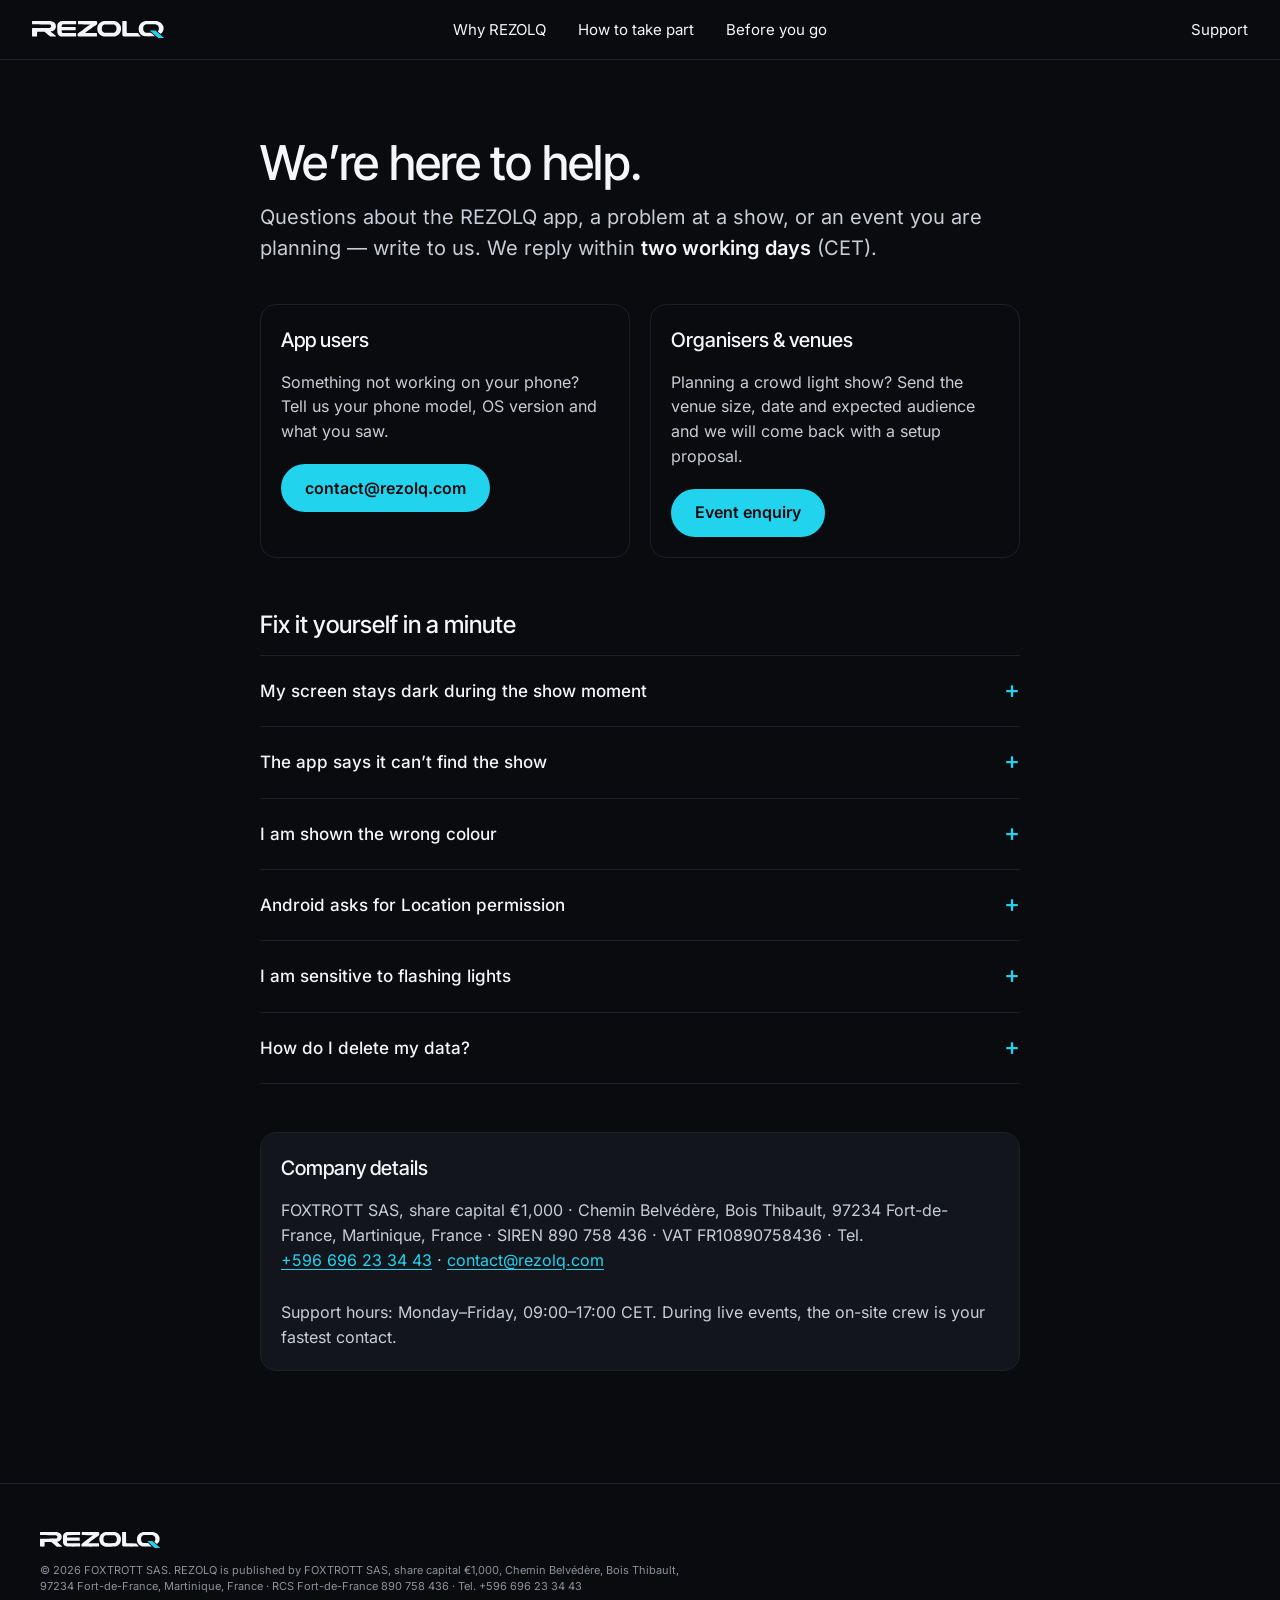
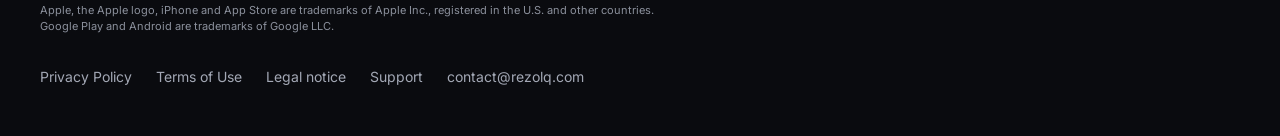
<file: support.html>
<!doctype html>
<html lang="en">
<head>
<meta charset="utf-8">
<title>Support — REZOLQ</title>
<meta name="viewport" content="width=device-width, initial-scale=1">
<meta name="description" content="Help and contact for the REZOLQ app and for event organisers.">
<meta http-equiv="Content-Security-Policy" content="default-src 'self'; script-src 'none'; style-src 'self'; img-src 'self' data:; font-src 'self'; connect-src 'none'; object-src 'none'; base-uri 'self'; form-action 'none'">
<meta name="referrer" content="strict-origin-when-cross-origin">
<meta name="theme-color" content="#0a0b0f">
<link rel="canonical" href="https://rezolq.com/support.html">
<link rel="icon" href="/favicon.svg" type="image/svg+xml">
<link rel="icon" href="/favicon-32.png" sizes="32x32" type="image/png">
<link rel="apple-touch-icon" href="/apple-touch-icon.png">
<link rel="preload" href="/fonts/inter-tight-latin-500-normal.woff2" as="font" type="font/woff2" crossorigin>
<link rel="stylesheet" href="/assets/css/site.css?v=fe125204">
<meta property="og:type" content="website">
<meta property="og:site_name" content="REZOLQ">
<meta property="og:title" content="Support — REZOLQ">
<meta property="og:description" content="Help and contact for the REZOLQ app and for event organisers.">
<meta property="og:url" content="https://rezolq.com/support.html">
<meta property="og:image" content="https://rezolq.com/assets/img/og-rezolq.png">
<meta property="og:image:width" content="1200">
<meta property="og:image:height" content="630">
<meta name="twitter:card" content="summary_large_image">
</head>
<body>
<a class="skip" href="#content">Skip to content</a>
<header class="nav">
  <div class="container">
    <a class="logo" href="/" aria-label="REZOLQ home"><img src="/assets/img/rezolq-logo.svg" alt="REZOLQ" width="132" height="17"></a>
    <nav aria-label="Main"><ul class="nav-links"><li><a href="/#why">Why REZOLQ</a></li><li><a href="/#how">How to take part</a></li><li><a href="/#ready">Before you go</a></li></ul></nav>
    <div class="nav-end">
      <a href="/support.html" aria-current="page">Support</a>
    </div>
  </div>
</header>
<main id="content">
<div class="doc"><div class="intro">
      <h1>We’re here to help.</h1>
      <p>Questions about the REZOLQ app, a problem at a show, or an event you are planning — write to us. We reply within <strong>two working days</strong> (CET).</p>
    </div>

    <div class="cards cards-2">
      <div class="card">
        <h2>App users</h2>
        <p>Something not working on your phone? Tell us your phone model, OS version and what you saw.</p>
        <a class="btn btn-primary" href="mailto:contact@rezolq.com?subject=REZOLQ%20app%20support">contact@rezolq.com</a>
      </div>
      <div class="card">
        <h2>Organisers &amp; venues</h2>
        <p>Planning a crowd light show? Send the venue size, date and expected audience and we will come back with a setup proposal.</p>
        <a class="btn btn-primary" href="mailto:contact@rezolq.com?subject=REZOLQ%20event%20enquiry">Event enquiry</a>
      </div>
    </div>

    <section>
      <h2>Fix it yourself in a minute</h2>
      <div class="faq-list">
        <details class="faq"><summary>My screen stays dark during the show moment</summary><p>Check that Bluetooth is switched on and that REZOLQ is allowed to use it (iPhone: Settings → REZOLQ → Bluetooth; Android: Settings → Apps → REZOLQ → Permissions → Nearby devices). Then raise your screen brightness and keep the app in the foreground.</p></details>
        <details class="faq"><summary>The app says it can’t find the show</summary><p>The app only connects when the show is ready. Wait for the signal from the stage, then open the app again. If it persists, move a few metres and keep the app open.</p></details>
        <details class="faq"><summary>I am shown the wrong colour</summary><p>Give it a few seconds: hold the phone up, screen facing the stage. If a whole area of the crowd is wrong, tell the organiser’s crew.</p></details>
        <details class="faq"><summary>Android asks for Location permission</summary><p>Android treats Bluetooth placement as location, so it asks for Location permission. REZOLQ uses it only to work out your place in the venue while the app is open, and never reads your GPS position — see our <a href="/privacy.html">Privacy Policy</a>.</p></details>
        <details class="faq"><summary>I am sensitive to flashing lights</summary><p>Some effects use flashing colours. Turn on gentle mode on the app’s start screen: flashes are replaced by soft changes and the flashlight stays off. If flashing lights affect you, also avoid looking at the screens around you during an effect.</p></details>
        <details class="faq"><summary>How do I delete my data?</summary><p>There is no account and the app never asks for your e-mail. Show data is linked only to a random number and deletes itself within minutes. Uninstalling the app removes what it stored on your phone; on iPhone, the random show code kept in the secure Keychain is erased when the app is next installed, and expires after 12 hours anyway.</p></details>
      </div>
    </section>

    <section class="card">
      <h2>Company details</h2>
      <p>FOXTROTT SAS, share capital €1,000 · Chemin Belvédère, Bois Thibault, 97234 Fort-de-France, Martinique, France · SIREN 890 758 436 · VAT FR10890758436 · Tel. <a href="tel:+596696233443">+596 696 23 34 43</a> · <a href="mailto:contact@rezolq.com">contact@rezolq.com</a></p>
      <p>Support hours: Monday–Friday, 09:00–17:00 CET. During live events, the on-site crew is your fastest contact.</p>
    </section>
</div>
</main>
<footer class="foot">
  <div class="container">
    <div class="who">
      <img src="/assets/img/rezolq-logo.svg" alt="REZOLQ" width="120" height="16" loading="lazy">
      <p class="fine">© 2026 FOXTROTT SAS. REZOLQ is published by FOXTROTT SAS, share capital €1,000, Chemin Belvédère, Bois Thibault, 97234 Fort-de-France, Martinique, France · RCS Fort-de-France 890 758 436 · <span class="nw">Tel. +596 696 23 34 43</span></p>
      <p class="fine">Apple, the Apple logo, iPhone and App Store are trademarks of Apple Inc., registered in the U.S. and other countries. Google Play and Android are trademarks of Google LLC.</p>
    </div>
    <nav aria-label="Legal"><ul><li><a href="/privacy.html">Privacy Policy</a></li><li><a href="/terms.html">Terms of Use</a></li><li><a href="/legal.html">Legal notice</a></li><li><a href="/support.html">Support</a></li><li><a href="mailto:contact@rezolq.com">contact@rezolq.com</a></li></ul></nav>
  </div>
</footer>
</body>
</html>
</file>
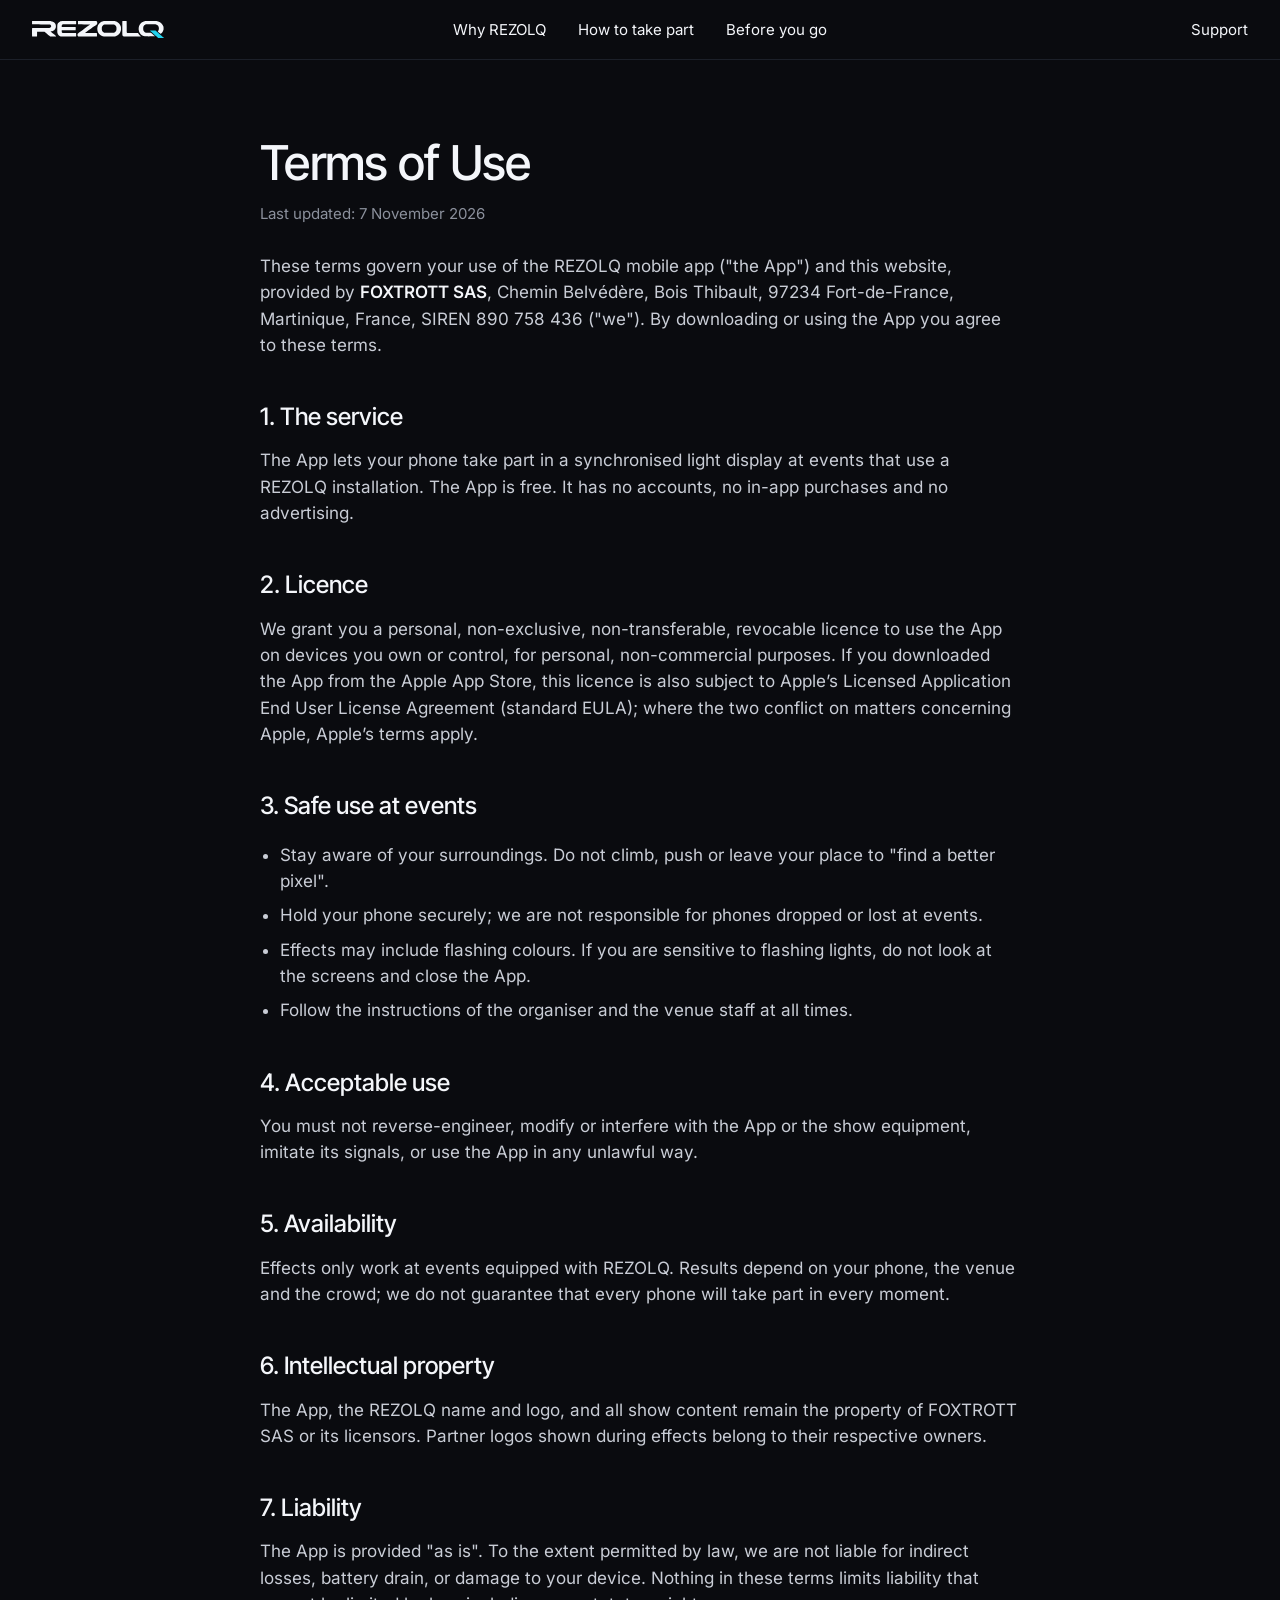
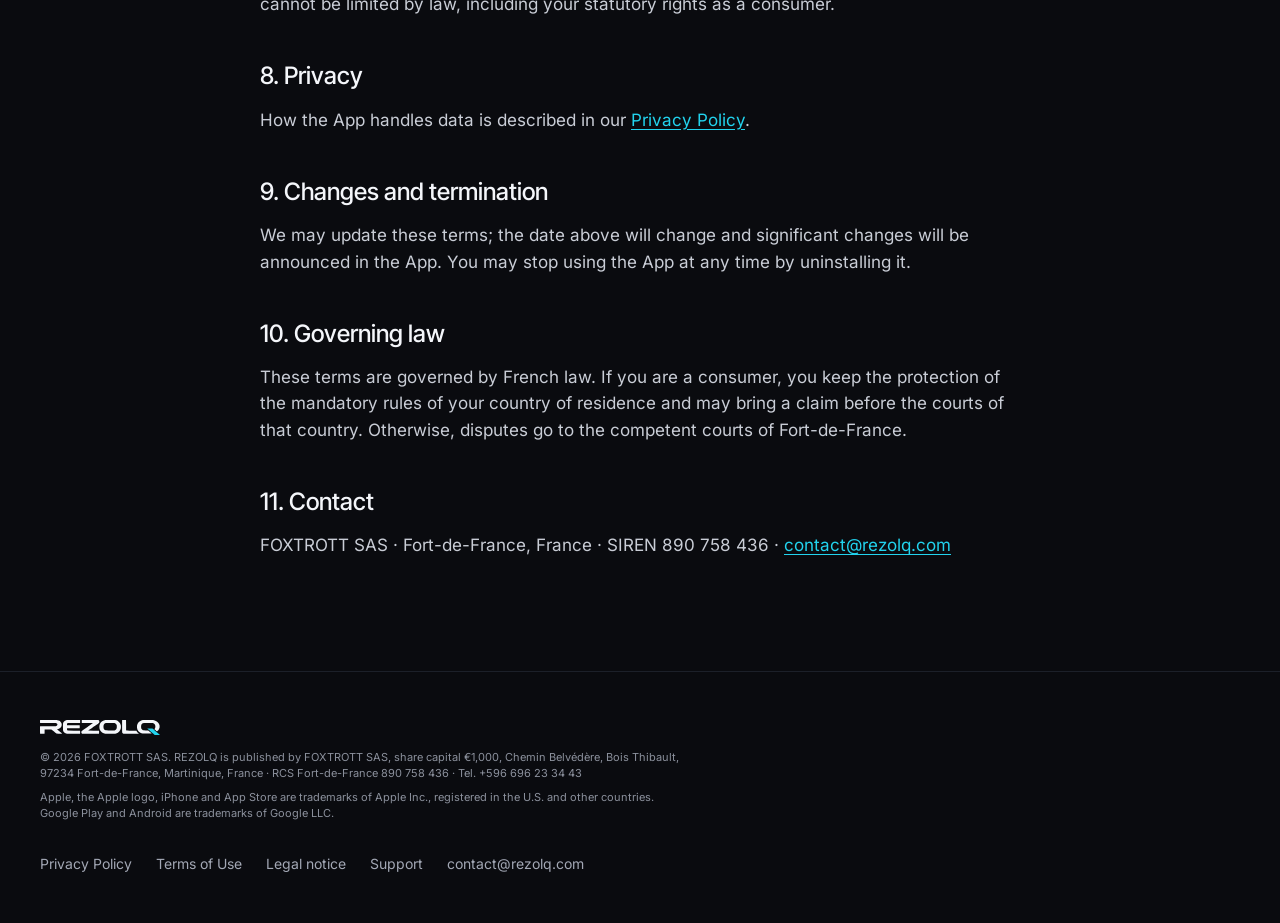
<file: terms.html>
<!doctype html>
<html lang="en">
<head>
<meta charset="utf-8">
<title>Terms of Use — REZOLQ</title>
<meta name="viewport" content="width=device-width, initial-scale=1">
<meta name="description" content="Terms of use of the REZOLQ app and website.">
<meta http-equiv="Content-Security-Policy" content="default-src 'self'; script-src 'none'; style-src 'self'; img-src 'self' data:; font-src 'self'; connect-src 'none'; object-src 'none'; base-uri 'self'; form-action 'none'">
<meta name="referrer" content="strict-origin-when-cross-origin">
<meta name="theme-color" content="#0a0b0f">
<link rel="canonical" href="https://rezolq.com/terms.html">
<link rel="icon" href="/favicon.svg" type="image/svg+xml">
<link rel="icon" href="/favicon-32.png" sizes="32x32" type="image/png">
<link rel="apple-touch-icon" href="/apple-touch-icon.png">
<link rel="preload" href="/fonts/inter-tight-latin-500-normal.woff2" as="font" type="font/woff2" crossorigin>
<link rel="stylesheet" href="/assets/css/site.css?v=fe125204">
<meta property="og:type" content="website">
<meta property="og:site_name" content="REZOLQ">
<meta property="og:title" content="Terms of Use — REZOLQ">
<meta property="og:description" content="Terms of use of the REZOLQ app and website.">
<meta property="og:url" content="https://rezolq.com/terms.html">
<meta property="og:image" content="https://rezolq.com/assets/img/og-rezolq.png">
<meta property="og:image:width" content="1200">
<meta property="og:image:height" content="630">
<meta name="twitter:card" content="summary_large_image">
</head>
<body>
<a class="skip" href="#content">Skip to content</a>
<header class="nav">
  <div class="container">
    <a class="logo" href="/" aria-label="REZOLQ home"><img src="/assets/img/rezolq-logo.svg" alt="REZOLQ" width="132" height="17"></a>
    <nav aria-label="Main"><ul class="nav-links"><li><a href="/#why">Why REZOLQ</a></li><li><a href="/#how">How to take part</a></li><li><a href="/#ready">Before you go</a></li></ul></nav>
    <div class="nav-end">
      <a href="/support.html">Support</a>
    </div>
  </div>
</header>
<main id="content">
<div class="doc"><h1>Terms of Use</h1>
    <p class="meta">Last updated: 7 November 2026</p>

    <p>These terms govern your use of the REZOLQ mobile app ("the App") and this website, provided by <strong>FOXTROTT SAS</strong>, Chemin Belvédère, Bois Thibault, 97234 Fort-de-France, Martinique, France, SIREN 890 758 436 ("we"). By downloading or using the App you agree to these terms.</p>

    <h2>1. The service</h2>
    <p>The App lets your phone take part in a synchronised light display at events that use a REZOLQ installation. The App is free. It has no accounts, no in-app purchases and no advertising.</p>

    <h2>2. Licence</h2>
    <p>We grant you a personal, non-exclusive, non-transferable, revocable licence to use the App on devices you own or control, for personal, non-commercial purposes. If you downloaded the App from the Apple App Store, this licence is also subject to Apple’s Licensed Application End User License Agreement (standard EULA); where the two conflict on matters concerning Apple, Apple’s terms apply.</p>

    <h2>3. Safe use at events</h2>
    <ul>
      <li>Stay aware of your surroundings. Do not climb, push or leave your place to "find a better pixel".</li>
      <li>Hold your phone securely; we are not responsible for phones dropped or lost at events.</li>
      <li>Effects may include flashing colours. If you are sensitive to flashing lights, do not look at the screens and close the App.</li>
      <li>Follow the instructions of the organiser and the venue staff at all times.</li>
    </ul>

    <h2>4. Acceptable use</h2>
    <p>You must not reverse-engineer, modify or interfere with the App or the show equipment, imitate its signals, or use the App in any unlawful way.</p>

    <h2>5. Availability</h2>
    <p>Effects only work at events equipped with REZOLQ. Results depend on your phone, the venue and the crowd; we do not guarantee that every phone will take part in every moment.</p>

    <h2>6. Intellectual property</h2>
    <p>The App, the REZOLQ name and logo, and all show content remain the property of FOXTROTT SAS or its licensors. Partner logos shown during effects belong to their respective owners.</p>

    <h2>7. Liability</h2>
    <p>The App is provided "as is". To the extent permitted by law, we are not liable for indirect losses, battery drain, or damage to your device. Nothing in these terms limits liability that cannot be limited by law, including your statutory rights as a consumer.</p>

    <h2>8. Privacy</h2>
    <p>How the App handles data is described in our <a href="/privacy.html">Privacy Policy</a>.</p>

    <h2>9. Changes and termination</h2>
    <p>We may update these terms; the date above will change and significant changes will be announced in the App. You may stop using the App at any time by uninstalling it.</p>

    <h2>10. Governing law</h2>
    <p>These terms are governed by French law. If you are a consumer, you keep the protection of the mandatory rules of your country of residence and may bring a claim before the courts of that country. Otherwise, disputes go to the competent courts of Fort-de-France.</p>

    <h2>11. Contact</h2>
    <p>FOXTROTT SAS · Fort-de-France, France · SIREN 890 758 436 · <a href="mailto:contact@rezolq.com">contact@rezolq.com</a></p>
</div>
</main>
<footer class="foot">
  <div class="container">
    <div class="who">
      <img src="/assets/img/rezolq-logo.svg" alt="REZOLQ" width="120" height="16" loading="lazy">
      <p class="fine">© 2026 FOXTROTT SAS. REZOLQ is published by FOXTROTT SAS, share capital €1,000, Chemin Belvédère, Bois Thibault, 97234 Fort-de-France, Martinique, France · RCS Fort-de-France 890 758 436 · <span class="nw">Tel. +596 696 23 34 43</span></p>
      <p class="fine">Apple, the Apple logo, iPhone and App Store are trademarks of Apple Inc., registered in the U.S. and other countries. Google Play and Android are trademarks of Google LLC.</p>
    </div>
    <nav aria-label="Legal"><ul><li><a href="/privacy.html">Privacy Policy</a></li><li><a href="/terms.html">Terms of Use</a></li><li><a href="/legal.html">Legal notice</a></li><li><a href="/support.html">Support</a></li><li><a href="mailto:contact@rezolq.com">contact@rezolq.com</a></li></ul></nav>
  </div>
</footer>
</body>
</html>
</file>
<file: assets/css/site.css>
/* REZOLQ — generated by _build/build.py from tokens.json. Do not edit by hand. */
@font-face{font-family:'Inter Tight';font-style:normal;font-display:swap;font-weight:500;src:url('../../fonts/inter-tight-latin-500-normal.woff2') format('woff2')}
@font-face{font-family:'Inter Tight';font-style:normal;font-display:swap;font-weight:600;src:url('../../fonts/inter-tight-latin-600-normal.woff2') format('woff2')}
@font-face{font-family:'Inter';font-style:normal;font-display:swap;font-weight:400;src:url('../../fonts/inter-latin-400-normal.woff2') format('woff2')}
@font-face{font-family:'Inter';font-style:normal;font-display:swap;font-weight:500;src:url('../../fonts/inter-latin-500-normal.woff2') format('woff2')}
@font-face{font-family:'Inter';font-style:normal;font-display:swap;font-weight:600;src:url('../../fonts/inter-latin-600-normal.woff2') format('woff2')}
:root {
  --nuit: #0a0b0f;
  --surface: #12151c;
  --ligne: #1c2029;
  --pixel-eteint: #171a22;
  --bordure-bouton: #5b6170;
  --blanc: #f4f6fa;
  --gris-clair: #c9cdd6;
  --gris: #a3a8b5;
  --gris-discret: #8b909c;
  --cyan: #22d3ee;
  --cyan-clair: #a5f3fc;
  --cyan-profond: #0e7490;
  --citron: #c6f135;
  --citron-clair: #e4fa9a;
  --citron-profond: #5c7a0a;
  --font-titre: "Inter Tight", Inter, system-ui, sans-serif;
  --font-texte: Inter, system-ui, sans-serif;
  --espace-1: 8px;
  --espace-2: 16px;
  --espace-3: 24px;
  --espace-4: 32px;
  --espace-5: 48px;
  --espace-6: 96px;
  --rayon-pixel: 2px;
  --rayon-carte: 16px;
  --rayon-pilule: 999px;
  --nav-h: 60px;
  --container: 1200px;
  --text-w: 760px;
  --section-y: clamp(72px, 9vw, 112px);
  --gutter: clamp(16px, 4vw, 32px);
  --fs-display: clamp(40px, 4.4vw + 22px, 64px);
  --fs-h2: clamp(32px, 2.4vw + 20px, 44px);
  --fs-h3: clamp(21px, 0.6vw + 18px, 26px);
  --fs-stat: clamp(32px, 1.6vw + 24px, 40px);
  --fs-lead: clamp(18px, 0.4vw + 16px, 20px);
  --dur-micro: 150ms;
  --dur-state: 250ms;
}
*, *::before, *::after { box-sizing: border-box; }
html { scroll-behavior: smooth; scroll-padding-top: calc(var(--nav-h) + 16px); -webkit-text-size-adjust: 100%; }
body { margin: 0; background: var(--nuit); color: var(--blanc); font-family: var(--font-texte); font-size: 17px; line-height: 1.55; }
img, svg { max-width: 100%; height: auto; display: block; }
a { color: var(--cyan); text-underline-offset: 3px; }
h1, h2, h3 { font-family: var(--font-titre); font-weight: 500; margin: 0; }
p { margin: 0; }
:focus-visible { outline: 2px solid var(--cyan); outline-offset: 3px; border-radius: var(--rayon-pixel); }
.skip { position: absolute; left: 16px; top: -100px; z-index: 100; background: var(--cyan); color: var(--nuit); padding: 10px 16px; border-radius: var(--rayon-pilule); font-weight: 600; text-decoration: none; }
.skip:focus { top: 12px; }
.container { width: 100%; max-width: calc(var(--container) + 2 * var(--gutter)); margin: 0 auto; padding: 0 var(--gutter); }

/* Navigation */
.nav { position: fixed; inset: 0 0 auto 0; z-index: 50; height: var(--nav-h); background: var(--nuit); border-bottom: 1px solid var(--ligne); }
.nav .container { max-width: none; height: 100%; display: flex; align-items: center; justify-content: space-between; gap: 24px; }
.nav .logo img { width: 132px; height: auto; }
.nav-links { display: flex; align-items: center; gap: 32px; list-style: none; margin: 0; padding: 0; position: absolute; top: 50%; left: 50%; transform: translate(-50%, -50%); }
.nav-links a, .nav-end a { display: block; color: var(--blanc); text-decoration: none; font-size: 15px; line-height: 20px; }
.nav .logo { display: flex; align-items: center; }
.nav .logo img { display: block; }
.nav-end { display: flex; align-items: center; gap: 20px; }
main { padding-top: var(--nav-h); }

/* Buttons */
.btn { display: inline-flex; align-items: center; justify-content: center; min-height: 48px; padding: 0 24px; border-radius: var(--rayon-pilule); font-family: var(--font-texte); font-size: 16px; font-weight: 600; text-decoration: none; white-space: nowrap; transition: background-color var(--dur-state), border-color var(--dur-state), color var(--dur-state); }
.btn-primary { background: var(--cyan); color: var(--nuit); }
.btn-secondary { border: 1.5px solid var(--blanc); color: var(--blanc); }
.btn-soon { cursor: default; }
.btn-soon small { font-weight: 500; opacity: .8; margin-left: 6px; }
.link { color: var(--blanc); font-weight: 500; text-decoration: underline; }
.actions { display: flex; flex-wrap: wrap; justify-content: center; gap: 12px; }

/* Hero */
.hero { text-align: center; padding: clamp(56px, 7vw, 96px) 0 0; }
.eyebrow { font-size: 14px; font-weight: 500; letter-spacing: 1px; text-transform: uppercase; color: var(--gris); }
.hero h1 { font-size: var(--fs-display); line-height: 1.1; letter-spacing: -0.02em; max-width: 18ch; margin: 16px auto 0; }
.hero .lead { font-size: var(--fs-lead); color: var(--gris-clair); max-width: 36em; margin: 20px auto 32px; }
.hero .note { margin-top: 16px; font-size: 14px; color: var(--gris-discret); }
.hero .more { display: inline-block; margin-top: 20px; }
.media { margin-top: clamp(40px, 5vw, 64px); border-radius: var(--rayon-carte); overflow: hidden; background: var(--nuit); border: 1px solid var(--ligne); }
.media img { width: 100%; }


/* Sections */
.section { padding: var(--section-y) 0 0; }
.rule { display: flex; align-items: center; gap: 24px; margin-bottom: clamp(32px, 4vw, 48px); }
.rule::before, .rule::after { content: ""; flex: 1; height: 1px; background: var(--ligne); }
.section-head { text-align: center; max-width: var(--text-w); margin: 0 auto clamp(32px, 4vw, 48px); }
.section-head h2 { font-size: var(--fs-h2); line-height: 1.15; letter-spacing: -0.015em; }
.section-head p { margin-top: 16px; color: var(--gris-clair); font-size: var(--fs-lead); }
.cards { display: grid; gap: 20px; }
.cards-3 { grid-template-columns: repeat(3, minmax(0, 1fr)); }
.cards-2 { grid-template-columns: repeat(2, minmax(0, 1fr)); }
.card { background: var(--nuit); border: 1px solid var(--ligne); border-radius: var(--rayon-carte); padding: 20px; display: flex; flex-direction: column; gap: 14px; }
.card .thumb { border-radius: var(--rayon-carte); overflow: hidden; background: var(--surface); }
.card .meta { display: flex; justify-content: space-between; align-items: center; font-size: 14px; font-weight: 500; letter-spacing: 1px; text-transform: uppercase; color: var(--gris); }
.card .meta b { color: var(--citron); font-weight: 600; }
.card h3 { font-size: var(--fs-h3); line-height: 1.2; }
.card p { color: var(--gris); font-size: 16px; }
.panel { background: var(--surface); border-radius: var(--rayon-carte); padding: clamp(28px, 5vw, 64px); }
.features { display: grid; grid-template-columns: repeat(4, minmax(0, 1fr)); gap: 28px; margin-top: clamp(32px, 4vw, 48px); }
.feature svg { width: 28px; height: 28px; color: var(--cyan); }
.feature h3 { font-family: var(--font-texte); font-size: 17px; font-weight: 600; margin: 14px 0 6px; }
.feature p { color: var(--gris); font-size: 15px; }
.center { text-align: center; margin-top: 28px; }
.section-head.flush { margin-bottom: 0; }
.benefits .ico svg { width: 28px; height: 28px; color: var(--cyan); }
.organisers { text-align: center; margin-top: 28px; color: var(--gris); font-size: 15px; }
.cta-gap { margin-top: 28px; }

/* FAQ */
.faq-list { max-width: 880px; margin: 0 auto; border-top: 1px solid var(--ligne); }
.faq { border-bottom: 1px solid var(--ligne); }
.faq summary { list-style: none; cursor: pointer; display: flex; justify-content: space-between; gap: 16px; padding: 22px 0; font-size: 18px; font-weight: 500; }
.faq summary::-webkit-details-marker { display: none; }
.faq summary::after { content: "+"; color: var(--cyan); font-size: 24px; line-height: 1; transition: transform var(--dur-state); }
.faq[open] summary::after { transform: rotate(45deg); }
.faq p { padding: 0 0 22px; color: var(--gris); max-width: 64ch; }

/* Final call */
.final { position: relative; overflow: hidden; text-align: center; border-radius: var(--rayon-carte); background: var(--surface); padding: clamp(48px, 7vw, 96px) var(--gutter); }
.final { padding-bottom: clamp(120px, 14vw, 180px); }
.final img { position: absolute; left: 0; right: 0; bottom: 0; width: 100%; height: clamp(90px, 12vw, 150px); object-fit: cover; object-position: center 70%; opacity: .6; }
.final > * { position: relative; }
.final h2 { font-size: var(--fs-h2); line-height: 1.15; }
.final p { color: var(--gris-clair); margin: 12px 0 28px; }

/* Footer */
.foot { margin-top: var(--section-y); border-top: 1px solid var(--ligne); padding: 48px 0; font-size: 14px; color: var(--gris); }
.foot .container { display: flex; flex-wrap: wrap; justify-content: space-between; gap: 32px; }
.foot .who { display: grid; gap: 8px; max-width: 640px; }
.foot .who img { width: 120px; margin-bottom: 6px; }
.foot .nw { white-space: nowrap; }
.foot .fine { margin: 0; font-size: 11px; line-height: 16px; color: var(--gris-discret); }
.foot nav ul { list-style: none; margin: 0; padding: 0; display: flex; flex-wrap: wrap; gap: 12px 24px; }
.foot a { color: var(--gris); text-decoration: none; }

/* Documents (legal pages, support) */
.doc { max-width: calc(var(--text-w) + 2 * var(--gutter)); margin: 0 auto; padding: clamp(48px, 6vw, 80px) var(--gutter) 0; }
.doc h1 { font-size: clamp(36px, 2vw + 28px, 48px); line-height: 1.1; letter-spacing: -0.015em; margin-bottom: 12px; }
.doc h2 { font-size: 24px; margin: 40px 0 12px; }
.doc h3 { font-size: 18px; margin: 24px 0 8px; }
.doc p, .doc li { color: var(--gris-clair); }
.doc p + p { margin-top: 14px; }
.doc .meta { font-size: 15px; color: var(--gris-discret); margin-bottom: 28px; }
.doc strong { color: var(--blanc); }
.doc ul { padding-left: 20px; display: grid; gap: 8px; }
.doc .note { background: var(--surface); border: 1px solid var(--ligne); border-radius: var(--rayon-carte); padding: 20px 24px; }
.doc table { border-collapse: collapse; width: 100%; font-size: 15px; display: block; overflow-x: auto; }
.doc th, .doc td { text-align: left; vertical-align: top; padding: 12px 14px; border-bottom: 1px solid var(--ligne); }
.doc th { color: var(--blanc); font-weight: 600; }
.doc thead th { background: var(--surface); }
.doc .intro p { font-size: var(--fs-lead); margin-top: 12px; }
.doc .cards { margin: 40px 0; }
.doc .card h2 { margin: 0; font-size: 20px; }
.doc .card .btn { align-self: flex-start; margin-top: 6px; }
.doc section { margin-top: 48px; }
.doc .faq-list { max-width: none; }
.doc .faq summary { font-size: 17px; }
.doc section.card { background: var(--surface); }

@media (hover: hover) {
  a:hover { color: var(--cyan-clair); }
  .nav-links a:hover, .nav-end a:hover, .foot a:hover { color: var(--cyan-clair); }
  .btn-primary:not(.btn-soon):hover { background: var(--cyan-clair); color: var(--nuit); }
  .btn-secondary:not(.btn-soon):hover { border-color: var(--cyan-clair); color: var(--cyan-clair); }
  .link:hover { color: var(--cyan-clair); }
}
@media (max-width: 900px) {
  .nav-links { display: none; }
  .cards-3, .features { grid-template-columns: repeat(2, minmax(0, 1fr)); }
}
@media (max-width: 600px) {
  .cards-3, .cards-2, .features { grid-template-columns: minmax(0, 1fr); }
  .actions { gap: 8px; }
  .actions .btn { min-height: 44px; padding: 0 16px; font-size: 14px; }
  .btn-soon small { margin-left: 5px; }
  .rule { gap: 14px; }
}
@media (prefers-reduced-motion: no-preference) {
  @supports (animation-timeline: view()) {
    .reveal { animation: rise linear both; animation-timeline: view(); animation-range: entry 0% entry 40%; }
    @keyframes rise { from { opacity: 0; transform: translateY(24px); } to { opacity: 1; transform: none; } }
  }
}
@media (prefers-reduced-motion: reduce) {
  html { scroll-behavior: auto; }
  * { transition: none !important; }
}
</file>
